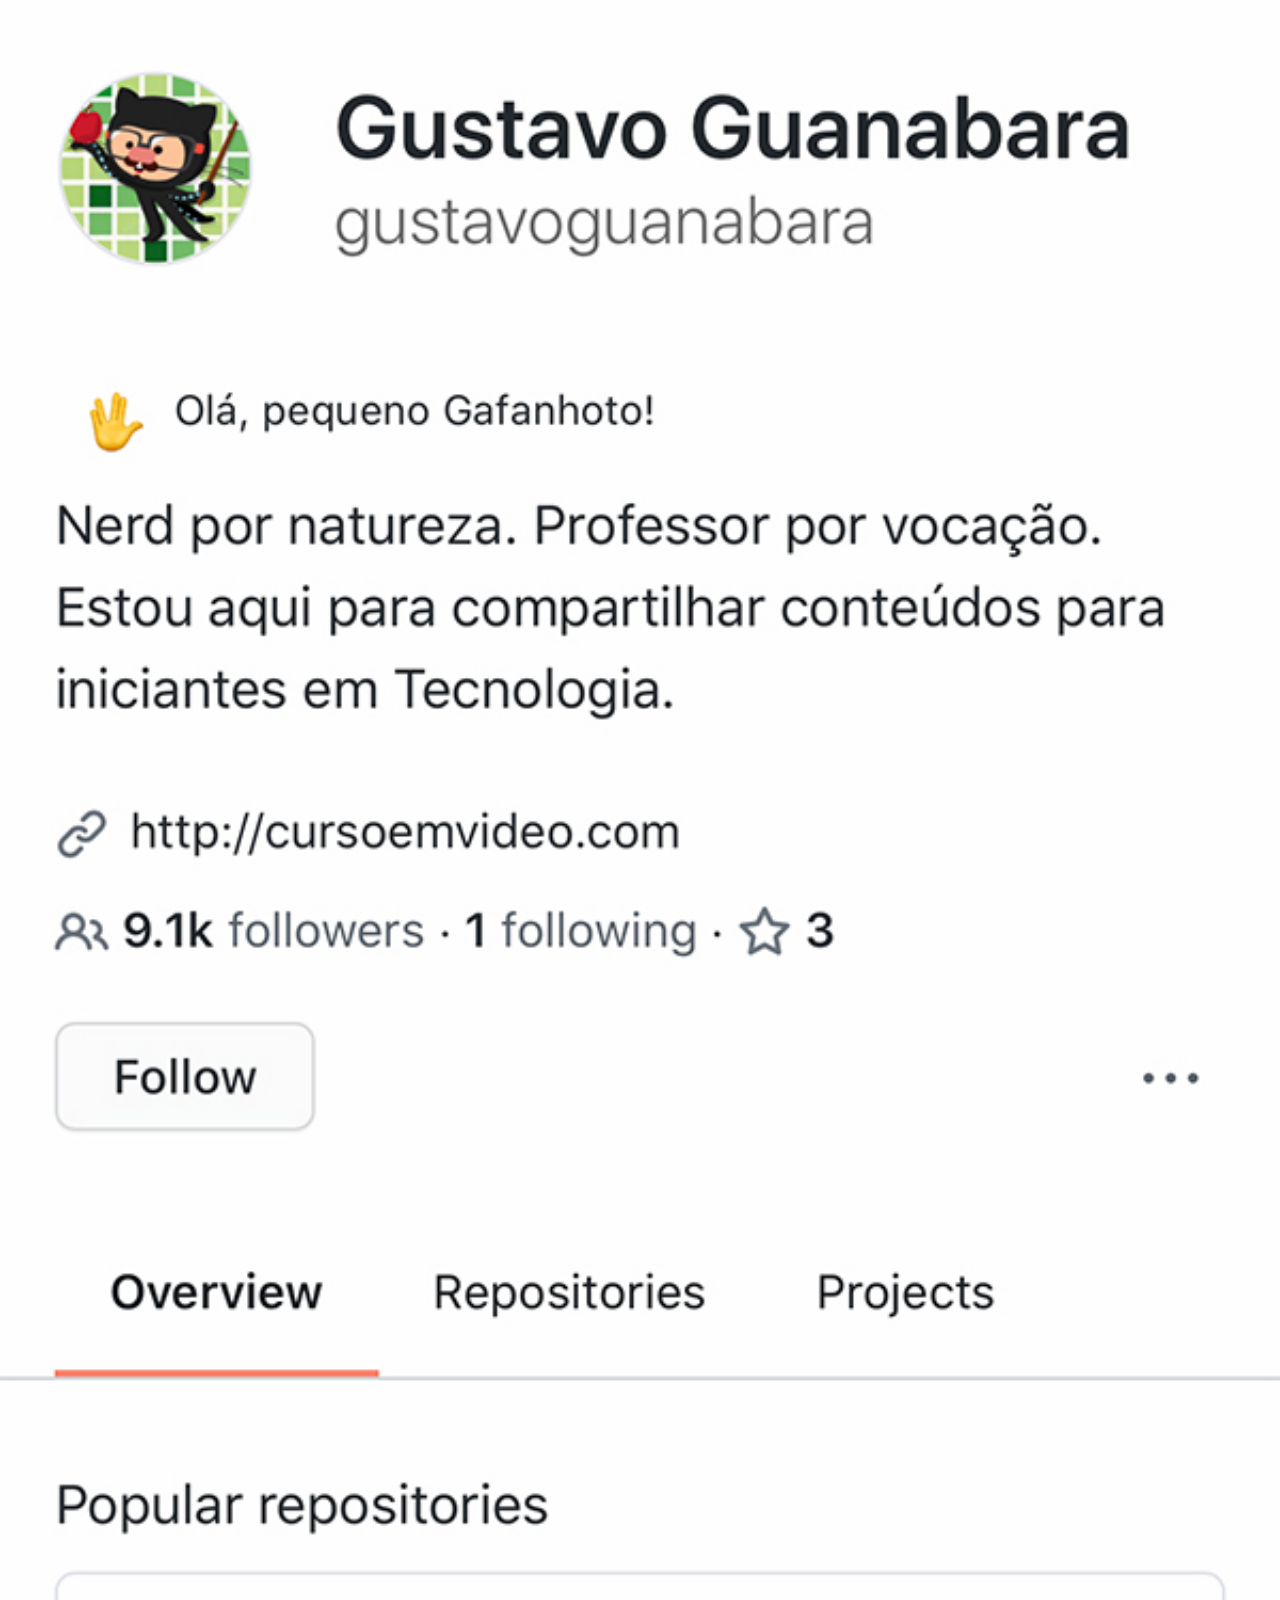
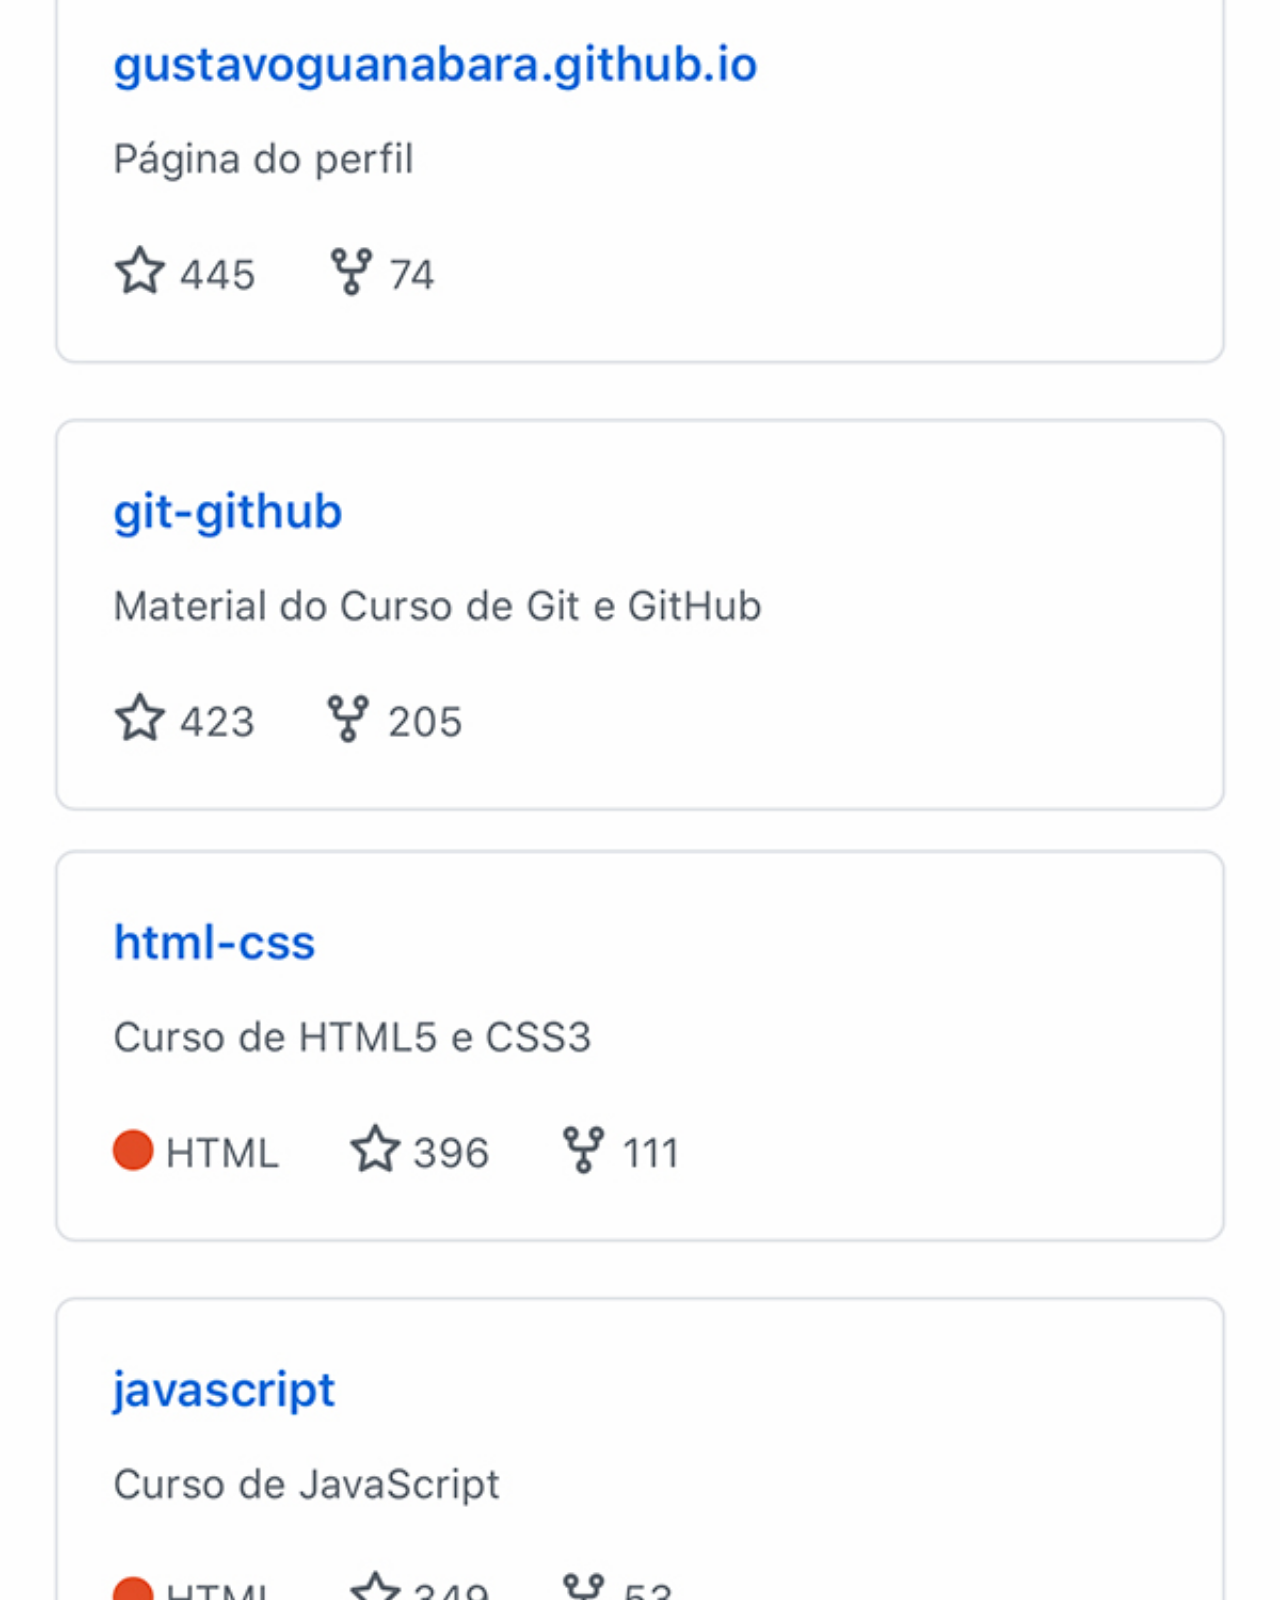
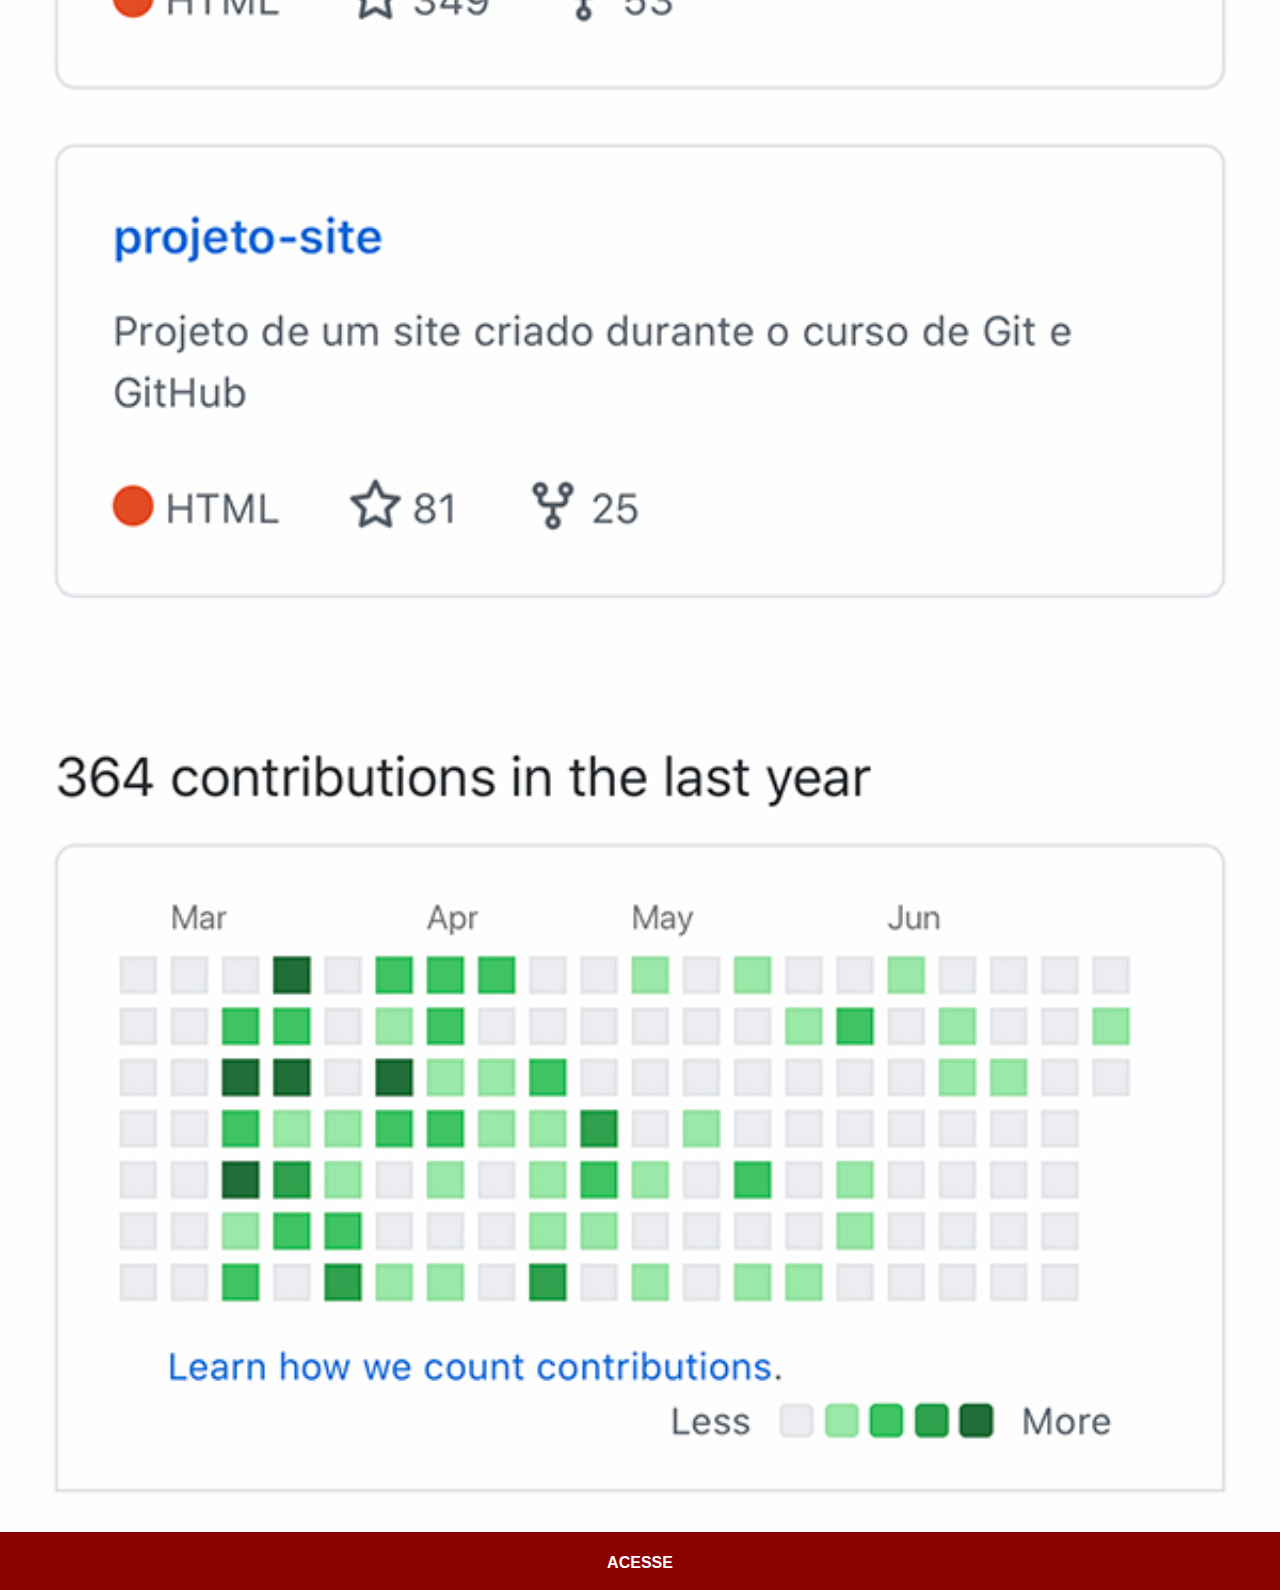
<file: github.html>
<!DOCTYPE html>
<html lang="pt-br">
<head>
    <meta charset="UTF-8">
    <meta name="viewport" content="width=device-width, initial-scale=1.0">
    <title>GitHub</title>
    <link rel="stylesheet" href="estilos/social.css">
</head>
<body>
    <img src="imagens/tela-github.jpg" alt="Tela do Github">
    <a href="https://github.com/gustavoguanabara" target="_blank">ACESSE</a>
</body>
</html>
</file>
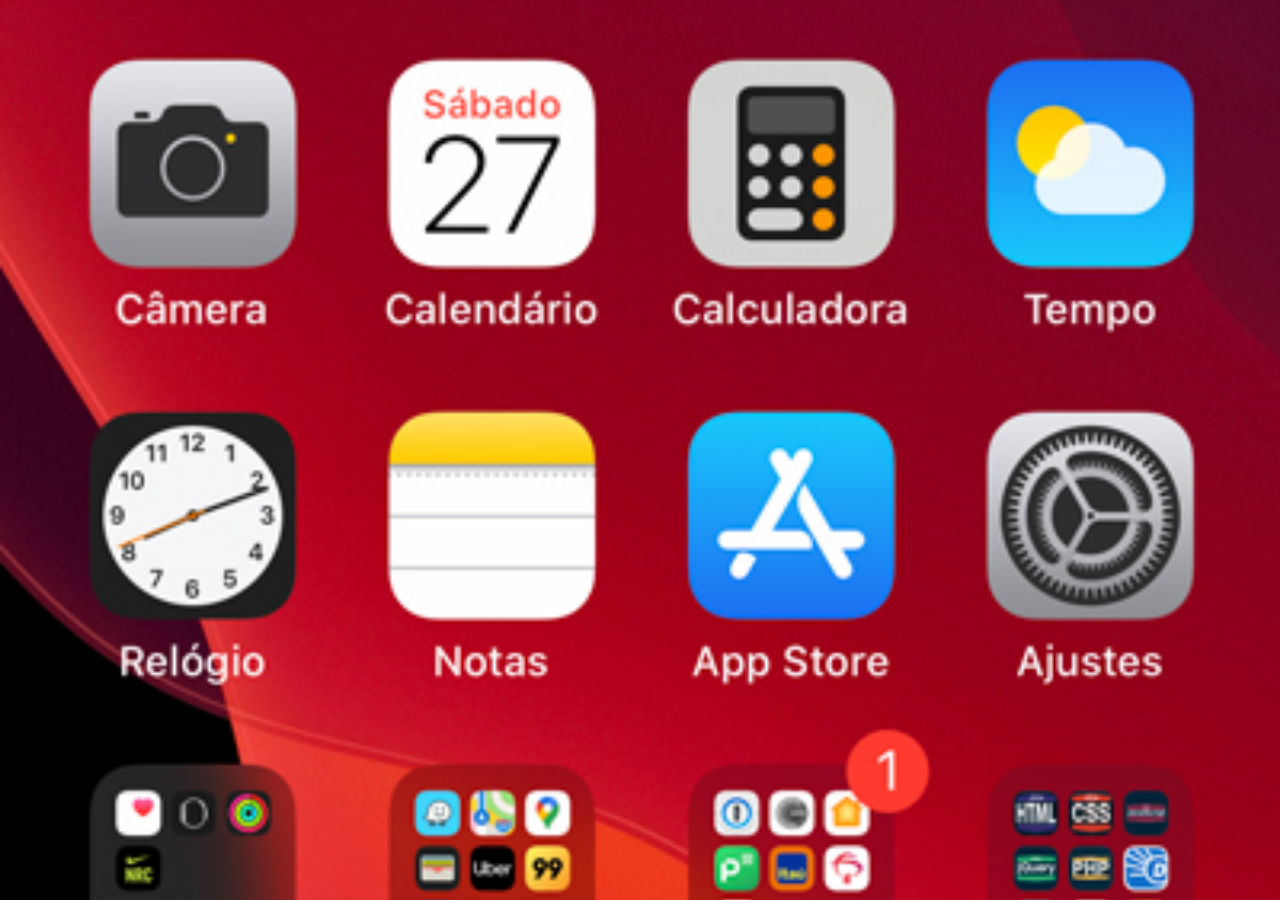
<file: home.html>
<!DOCTYPE html>
<html lang="pt-br">
<head>
    <meta charset="UTF-8">
    <meta name="viewport" content="width=device-width, initial-scale=1.0">
    <title>Document</title>
    <style>
        * {
            margin: 0;
            padding: 0;
        }

        body {
            height: 100vh;
            width: 100vw;
            background: black url('imagens/tela-home.jpg') no-repeat top center;
            background-size: cover;
        }
    </style>

</head>
<body>
    
</body>
</html>
</file>
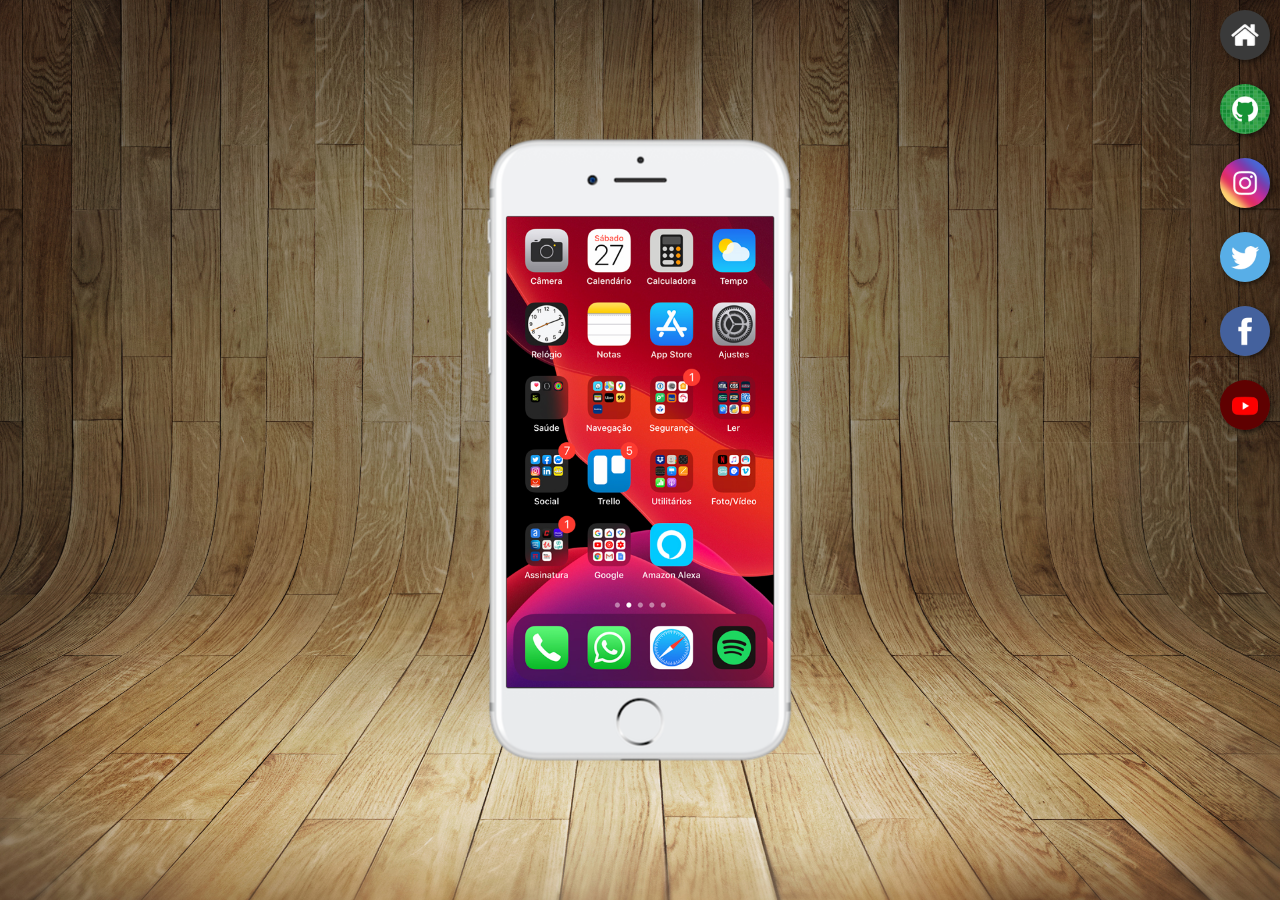
<file: index2.html>
<!DOCTYPE html>
<html lang="en">
<head>
    <meta charset="UTF-8">
    <meta name="viewport" content="width=device-width, initial-scale=1.0">
    <title>Projeto Redes Sociais </title>
    <link rel="shortcut icon" href="favicon.ico" type="image/x-icon">
    <link rel="stylesheet" href="estilos/style.css">
</head>
<body>
    <main>
        <section id="telefone">
            <iframe src="home.html" frameborder="0" name="tela" id="tela">
                Seu navegador não é compativel com isso.
            </iframe>
        </section>
        <section id="redes-sociais">
            <a href="home.html" target="tela"> <img src="imagens/logo-home.jpg" alt=""></a><br>
            <a href="github.html" target="tela"> <img src="imagens/logo-github.jpg" alt=""></a><br>
            <a href="instagram.html" target="tela"> <img src="imagens/logo-instagram.jpg" alt=""></a><br>
            <a href="twitter.html" target="tela"> <img src="imagens/logo-twitter.jpg" alt=""></a><br>
            <a href="#" target="tela"> <img src="imagens/logo-facebook.jpg" alt=""></a><br>
            <a href="youtube.html" target="tela"> <img src="imagens/logo-youtube.jpg" alt=""></a>
        </section>
    </main>
</body>
</html>
</file>
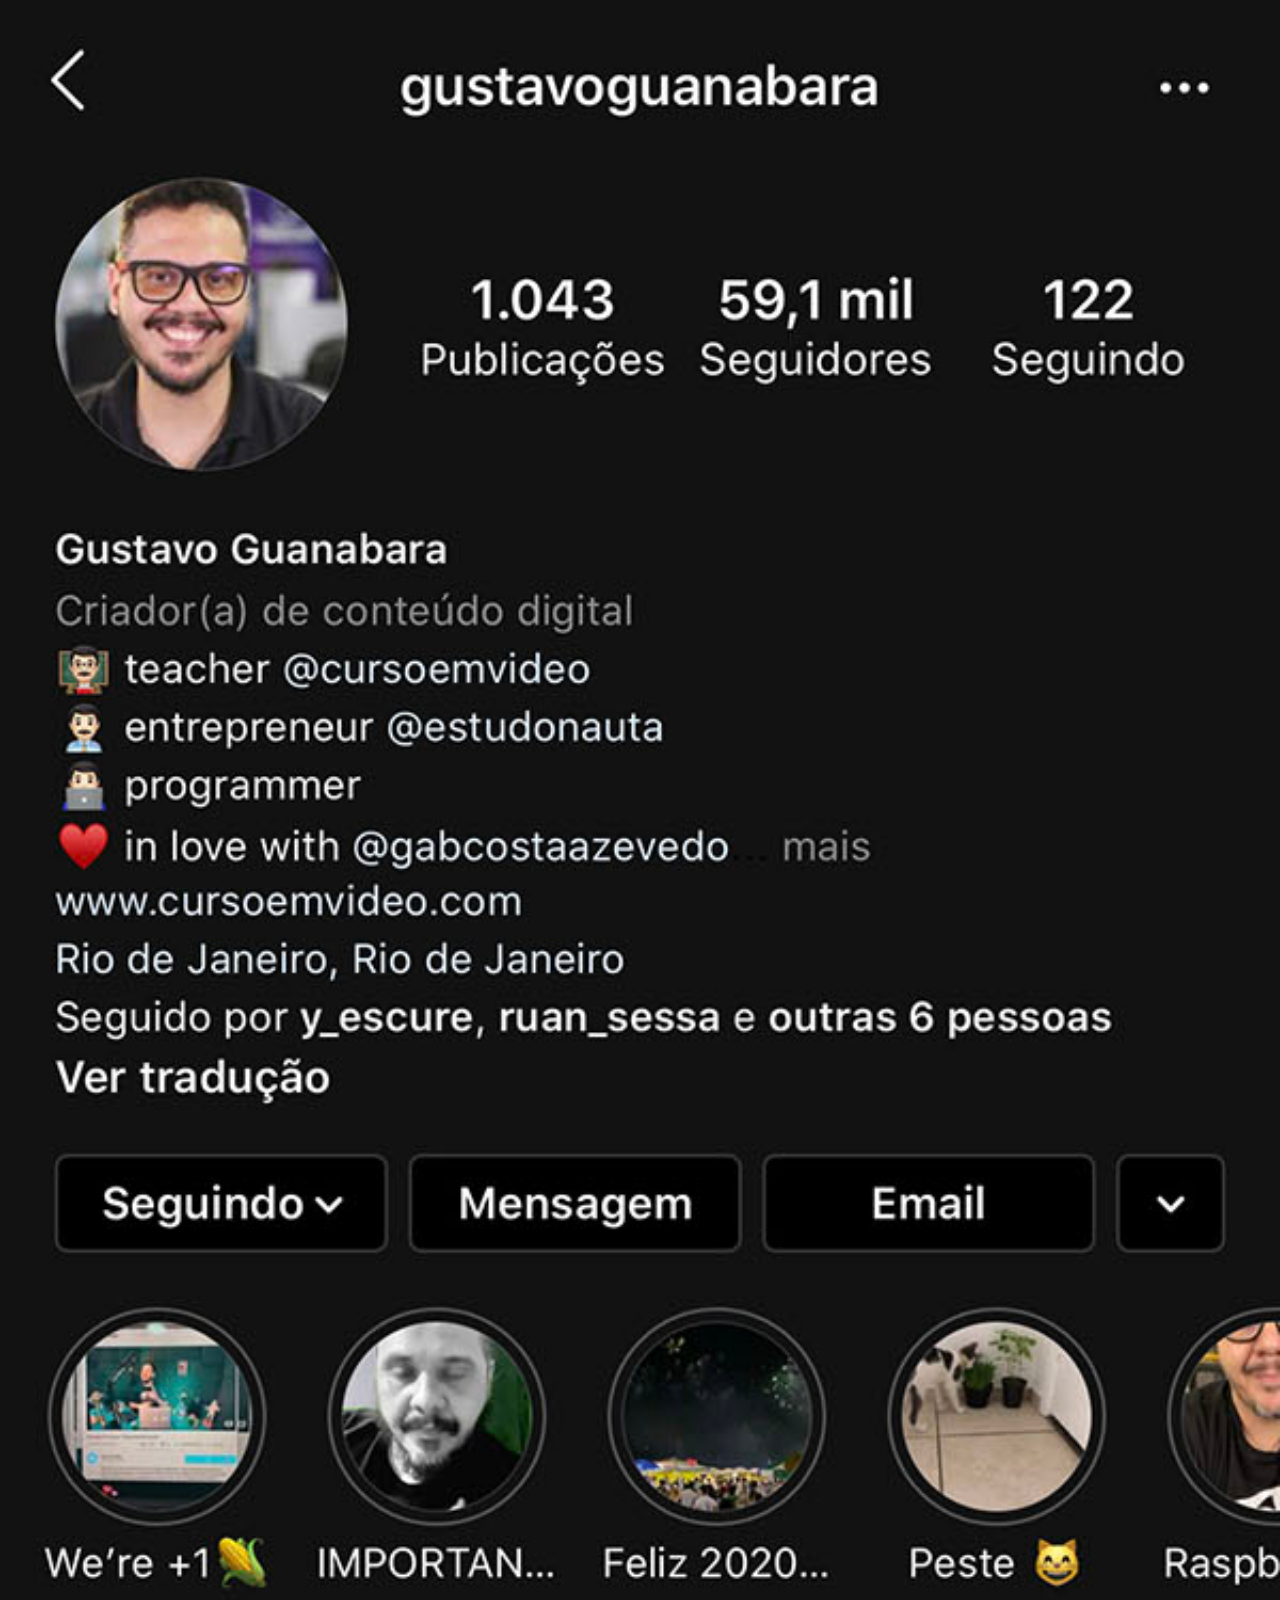
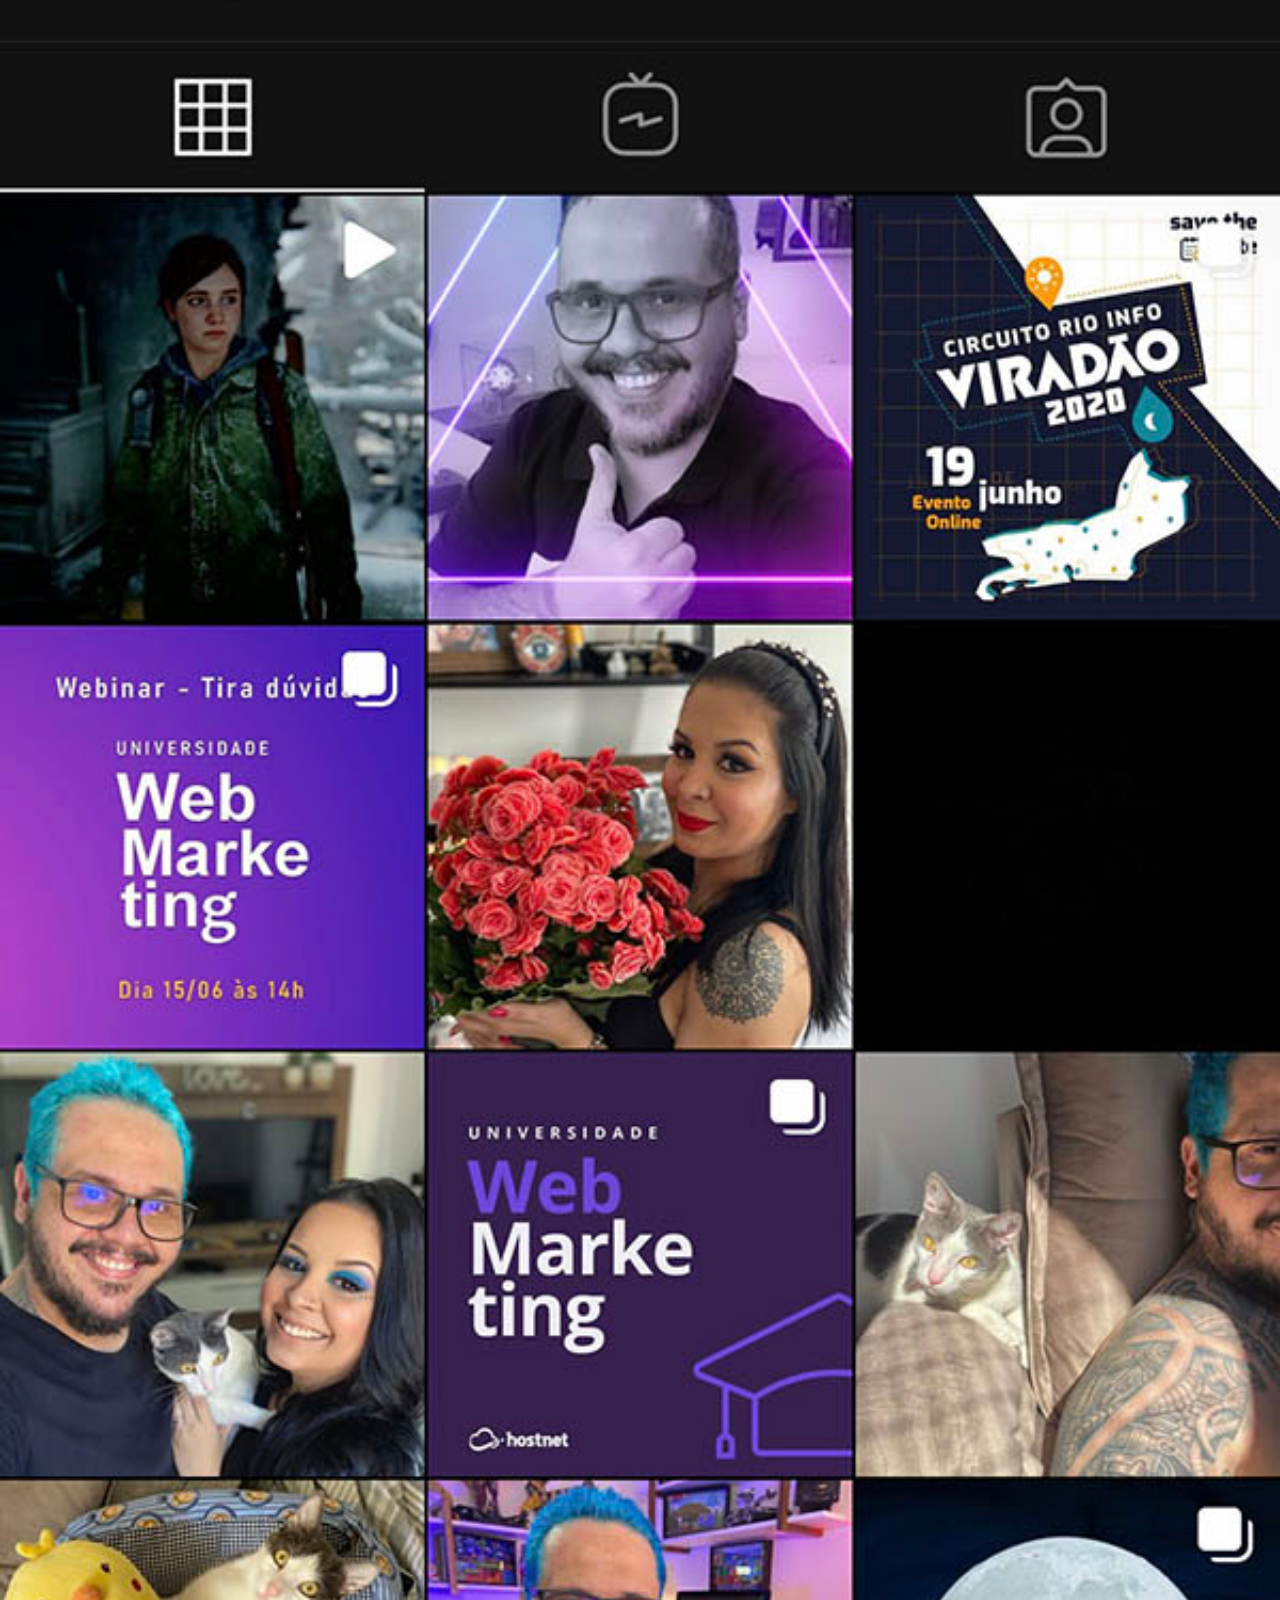
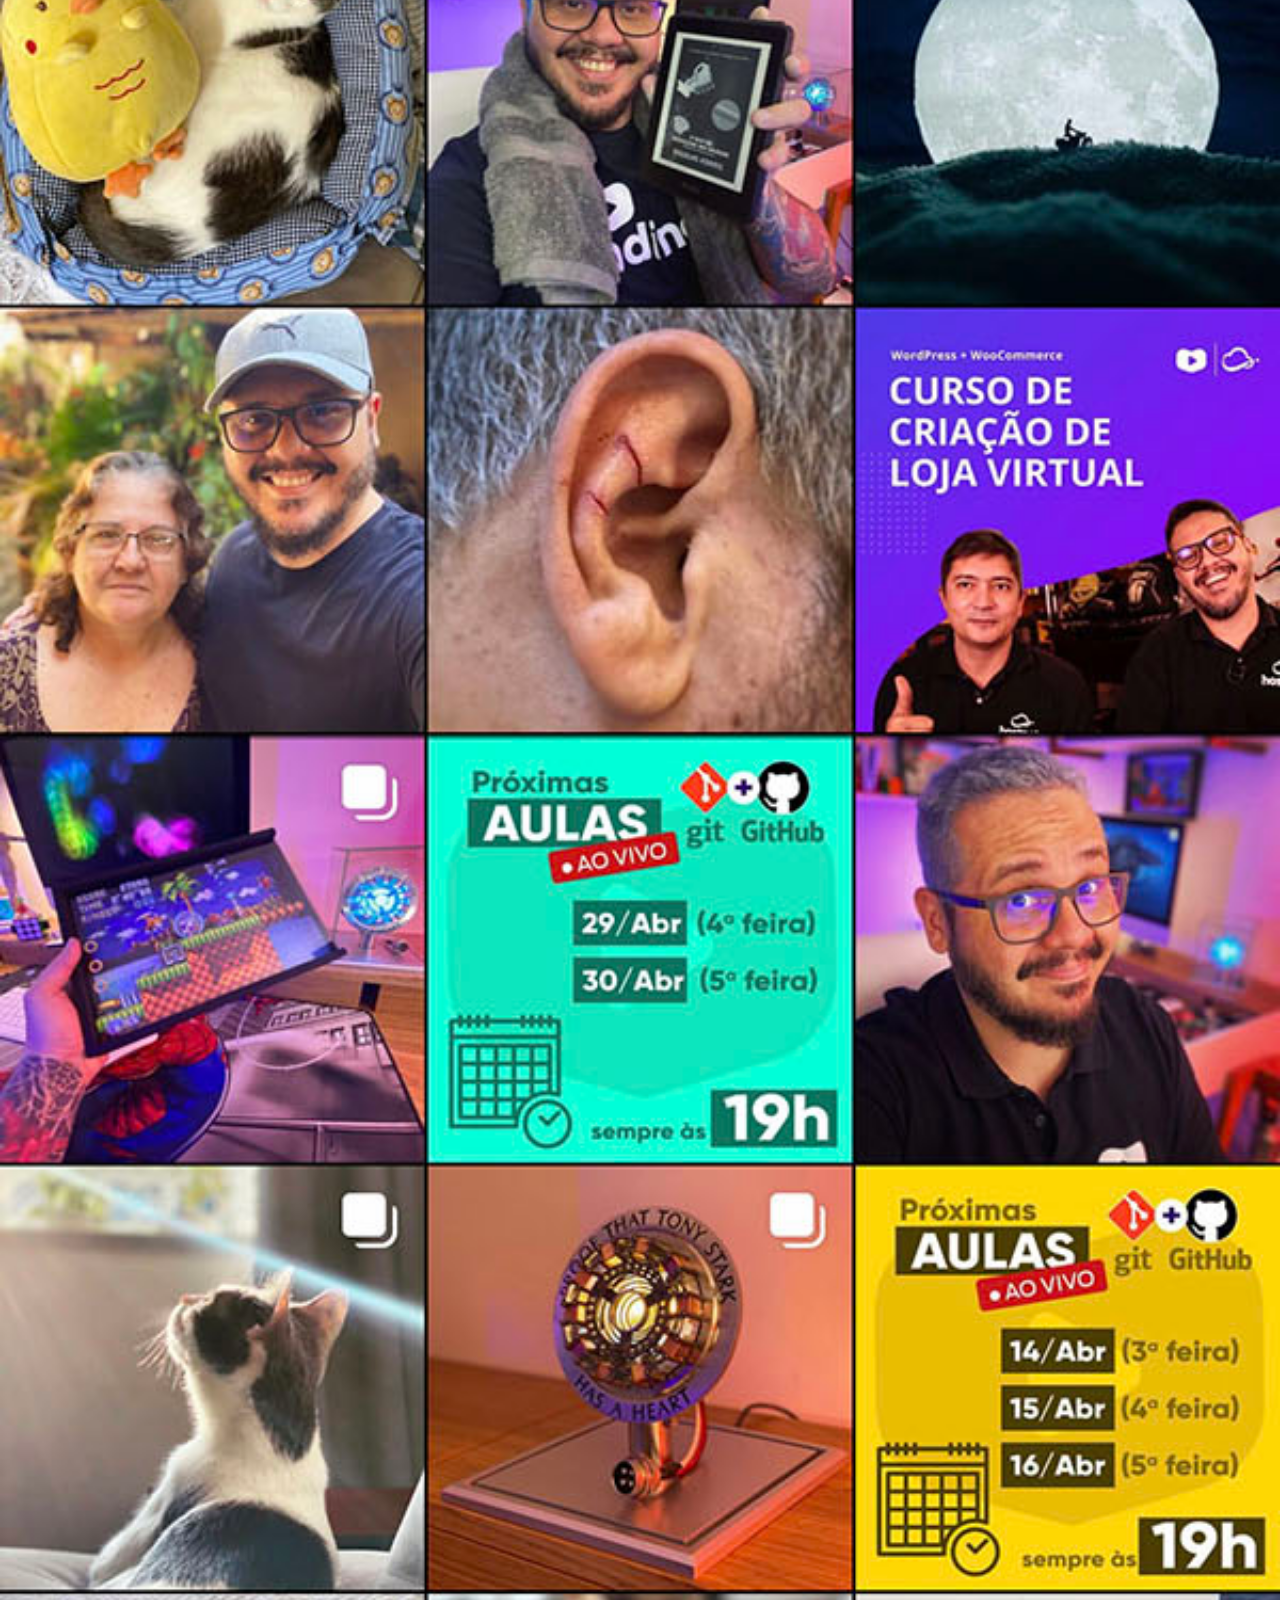
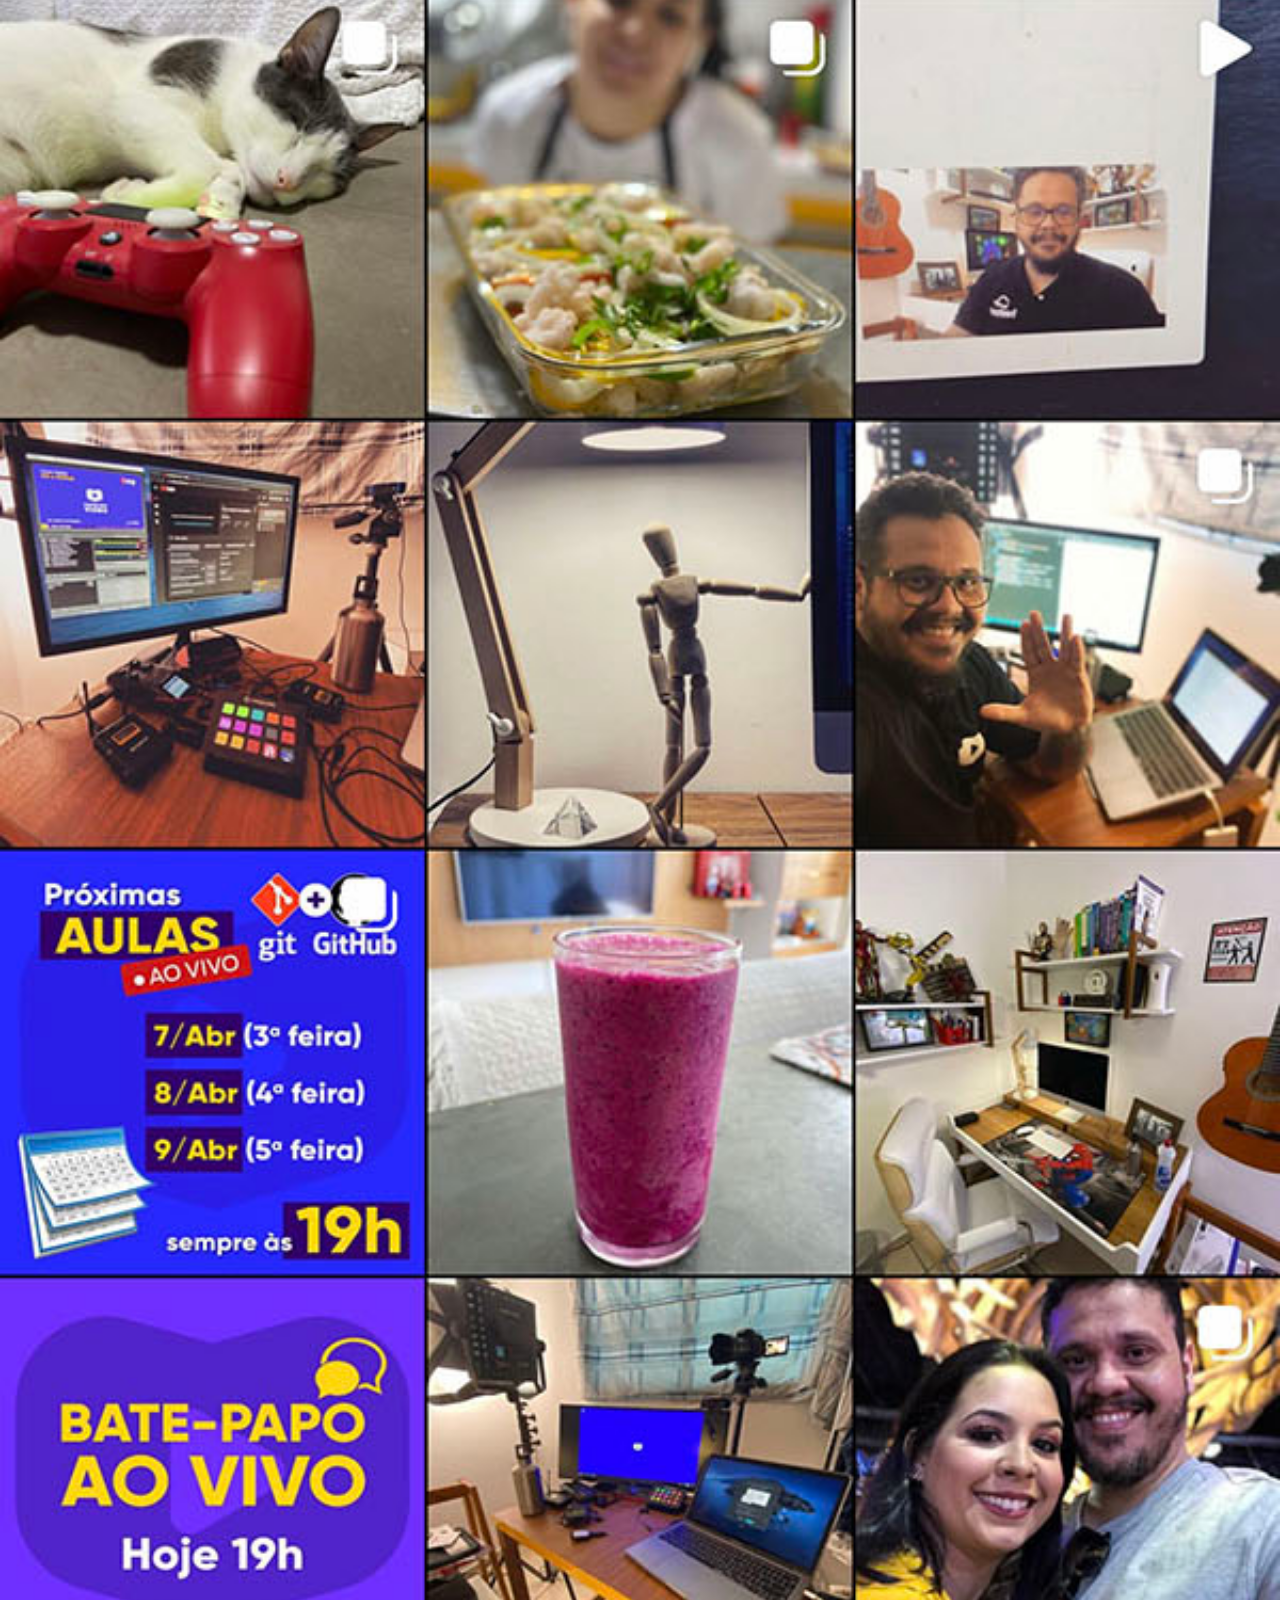
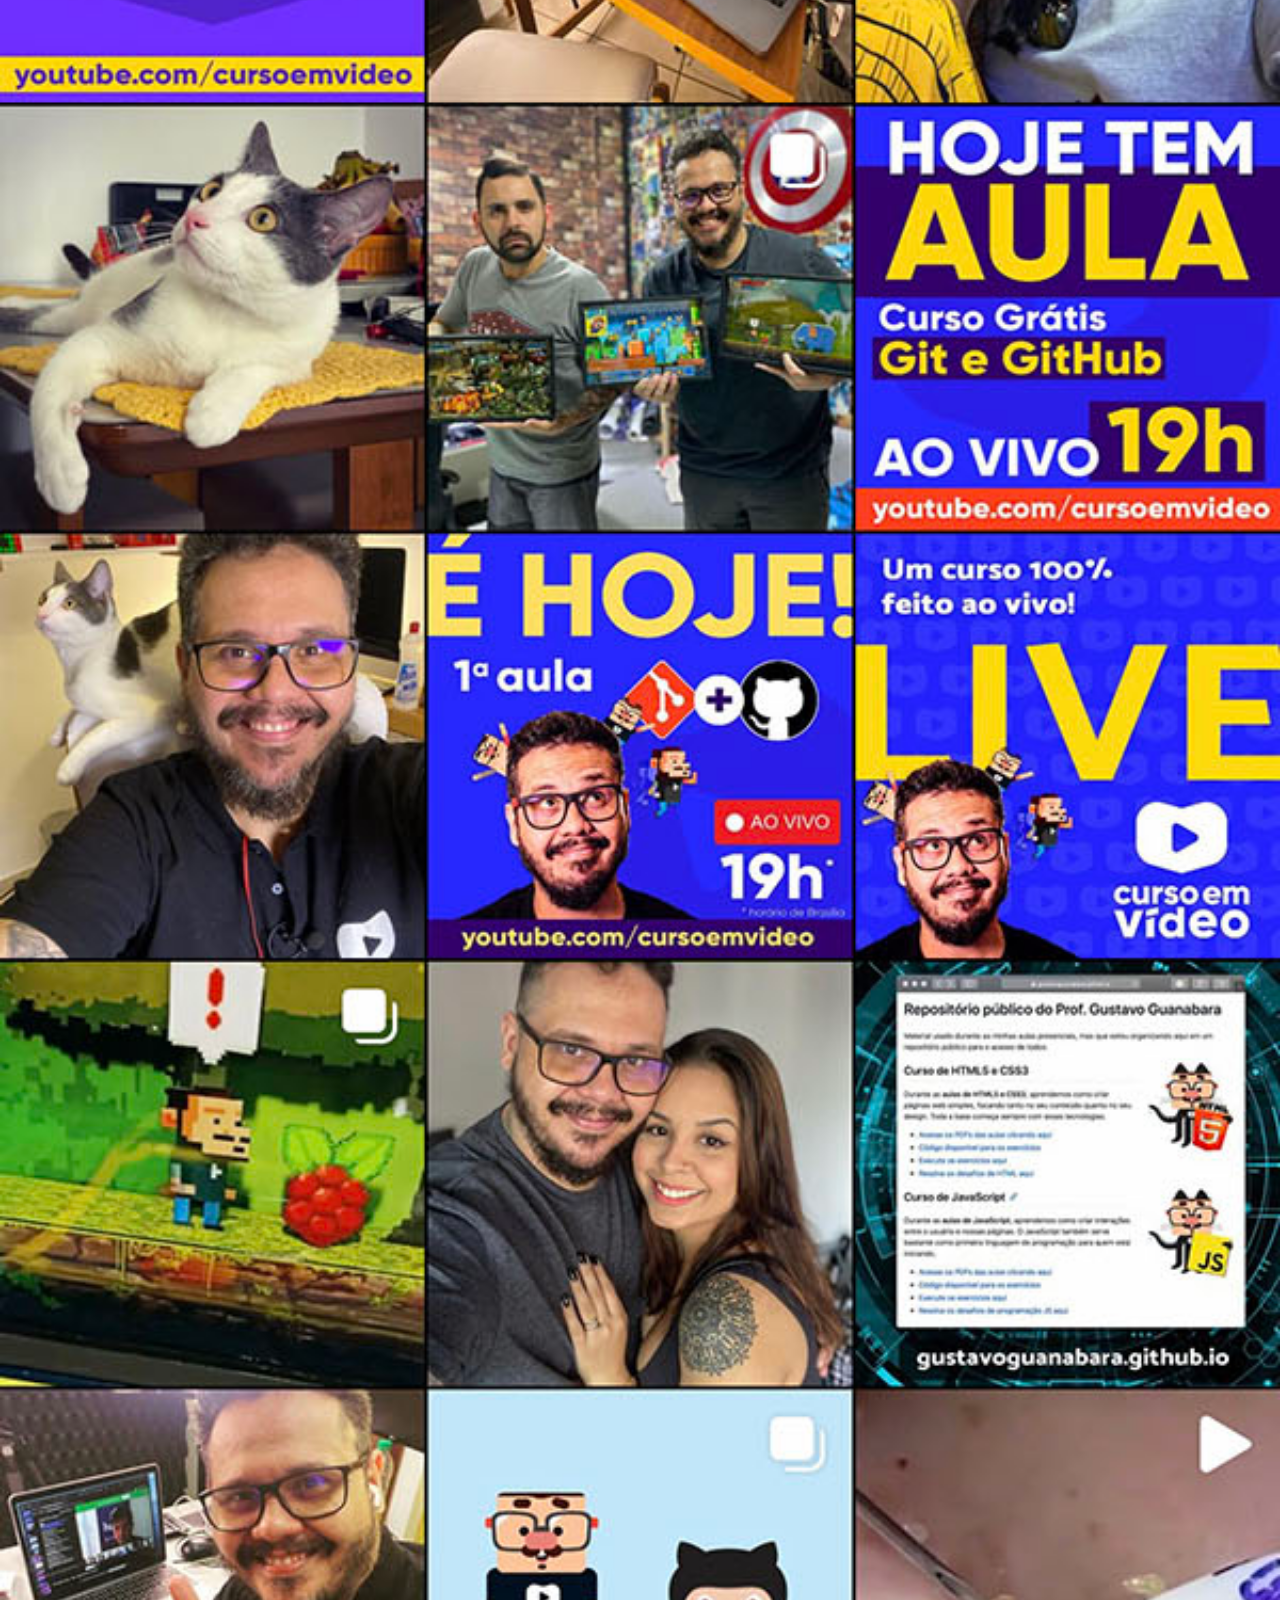
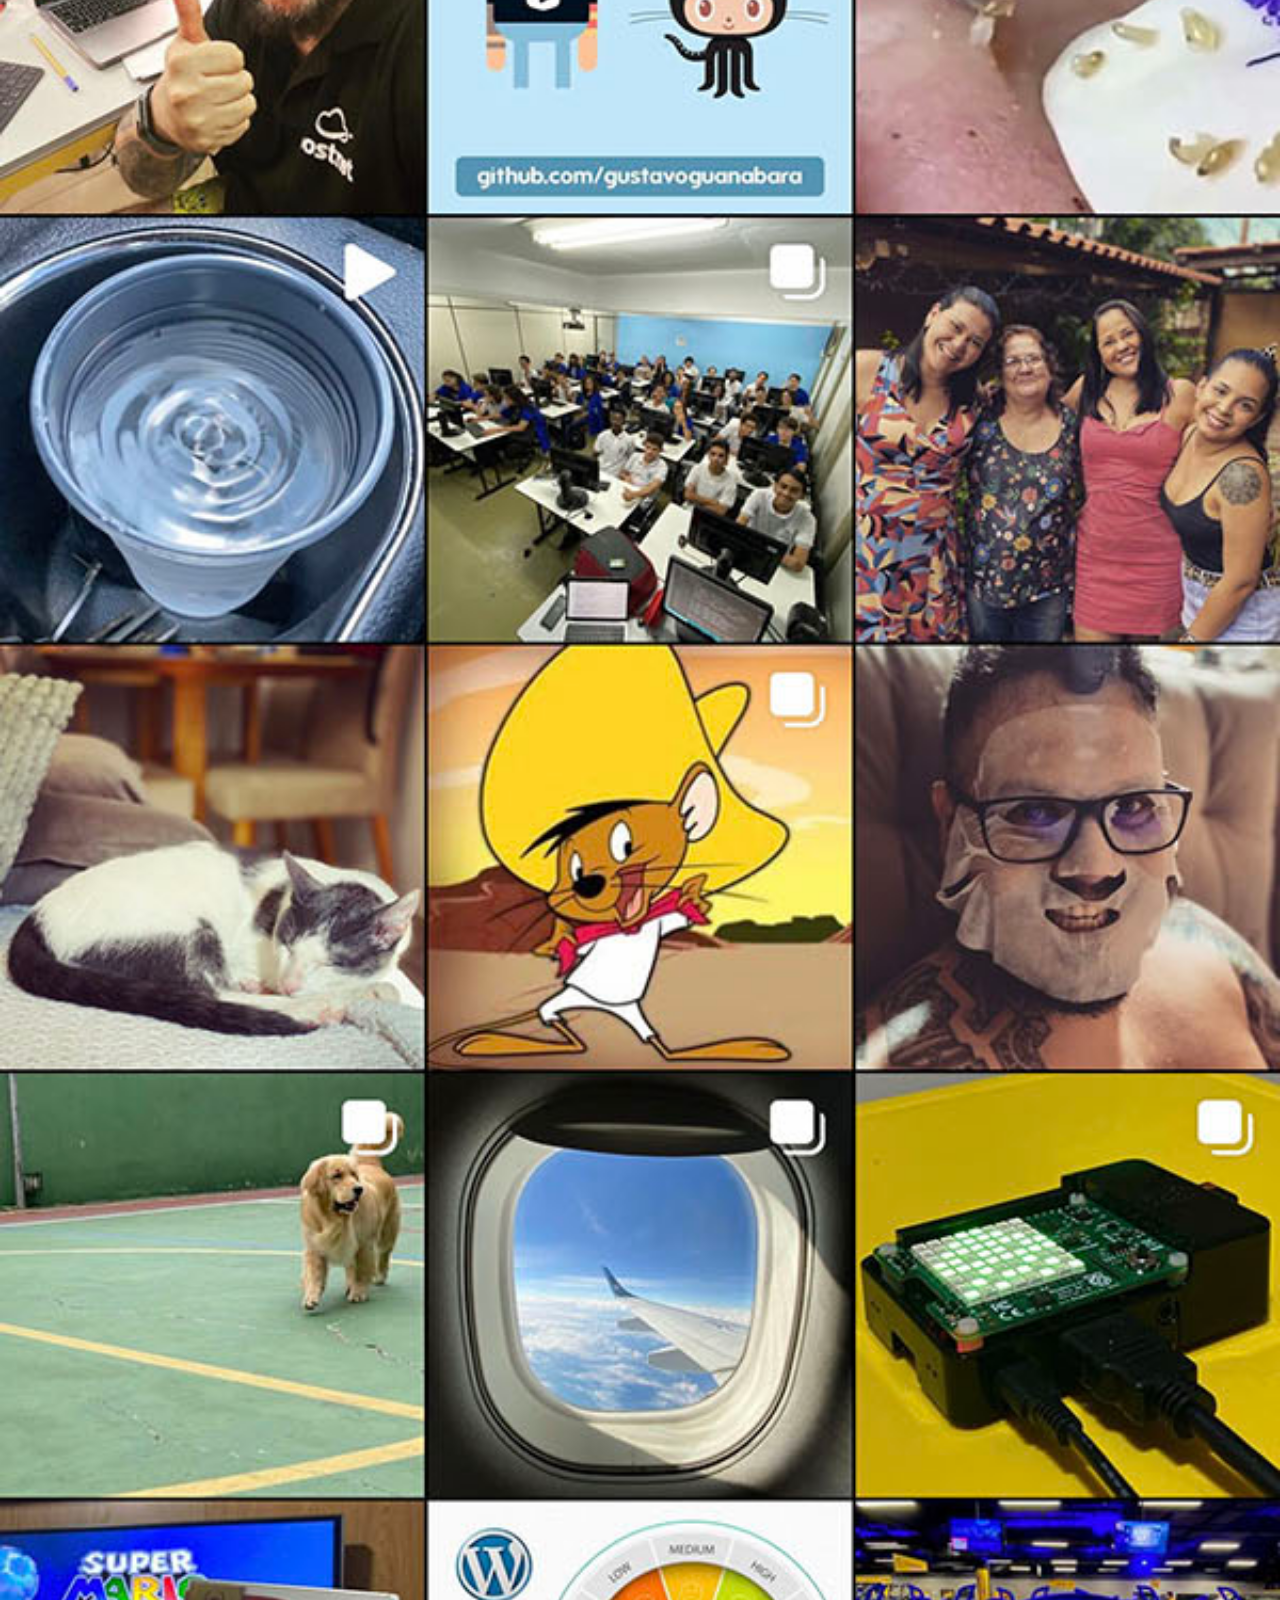
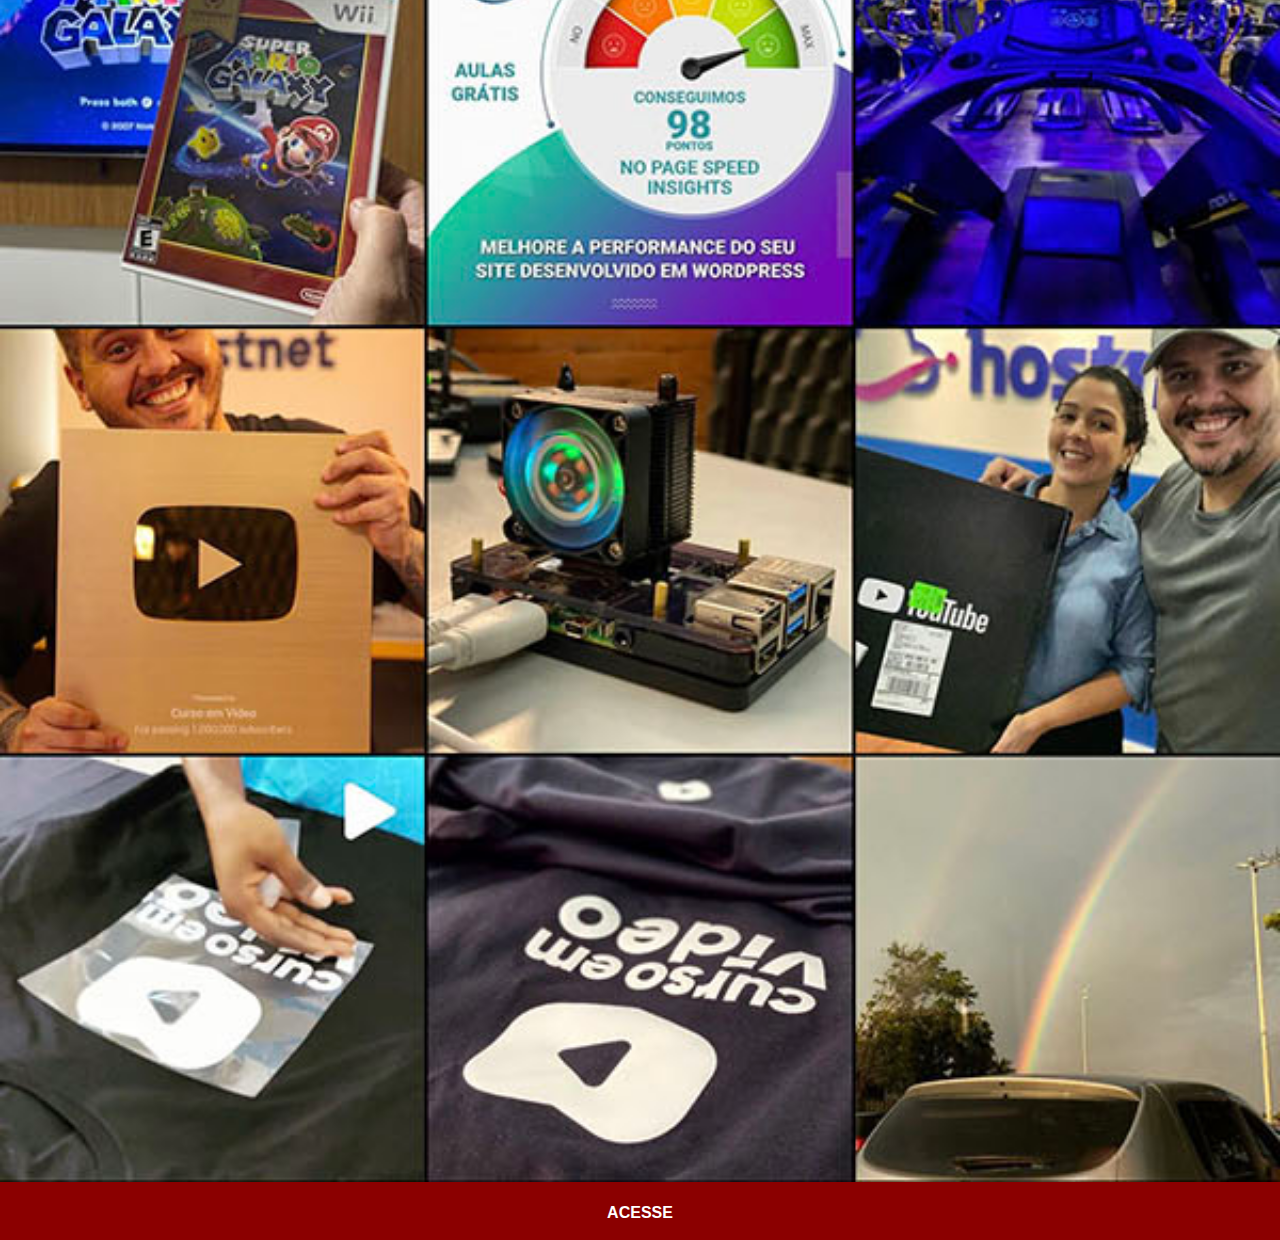
<file: instagram.html>
<!DOCTYPE html>
<html lang="pt-br">
<head>
    <meta charset="UTF-8">
    <meta name="viewport" content="width=device-width, initial-scale=1.0">
    <title>Instagram</title>
    <link rel="stylesheet" href="estilos/social.css">
</head>
<body>
    <img src="imagens/tela-instagram.jpg" alt="Tela do Instagram">
    <a href="https://www.instagram.com/cursoemvideo/" target="_blank">ACESSE
    </a>
    
</body>
</html>
</file>
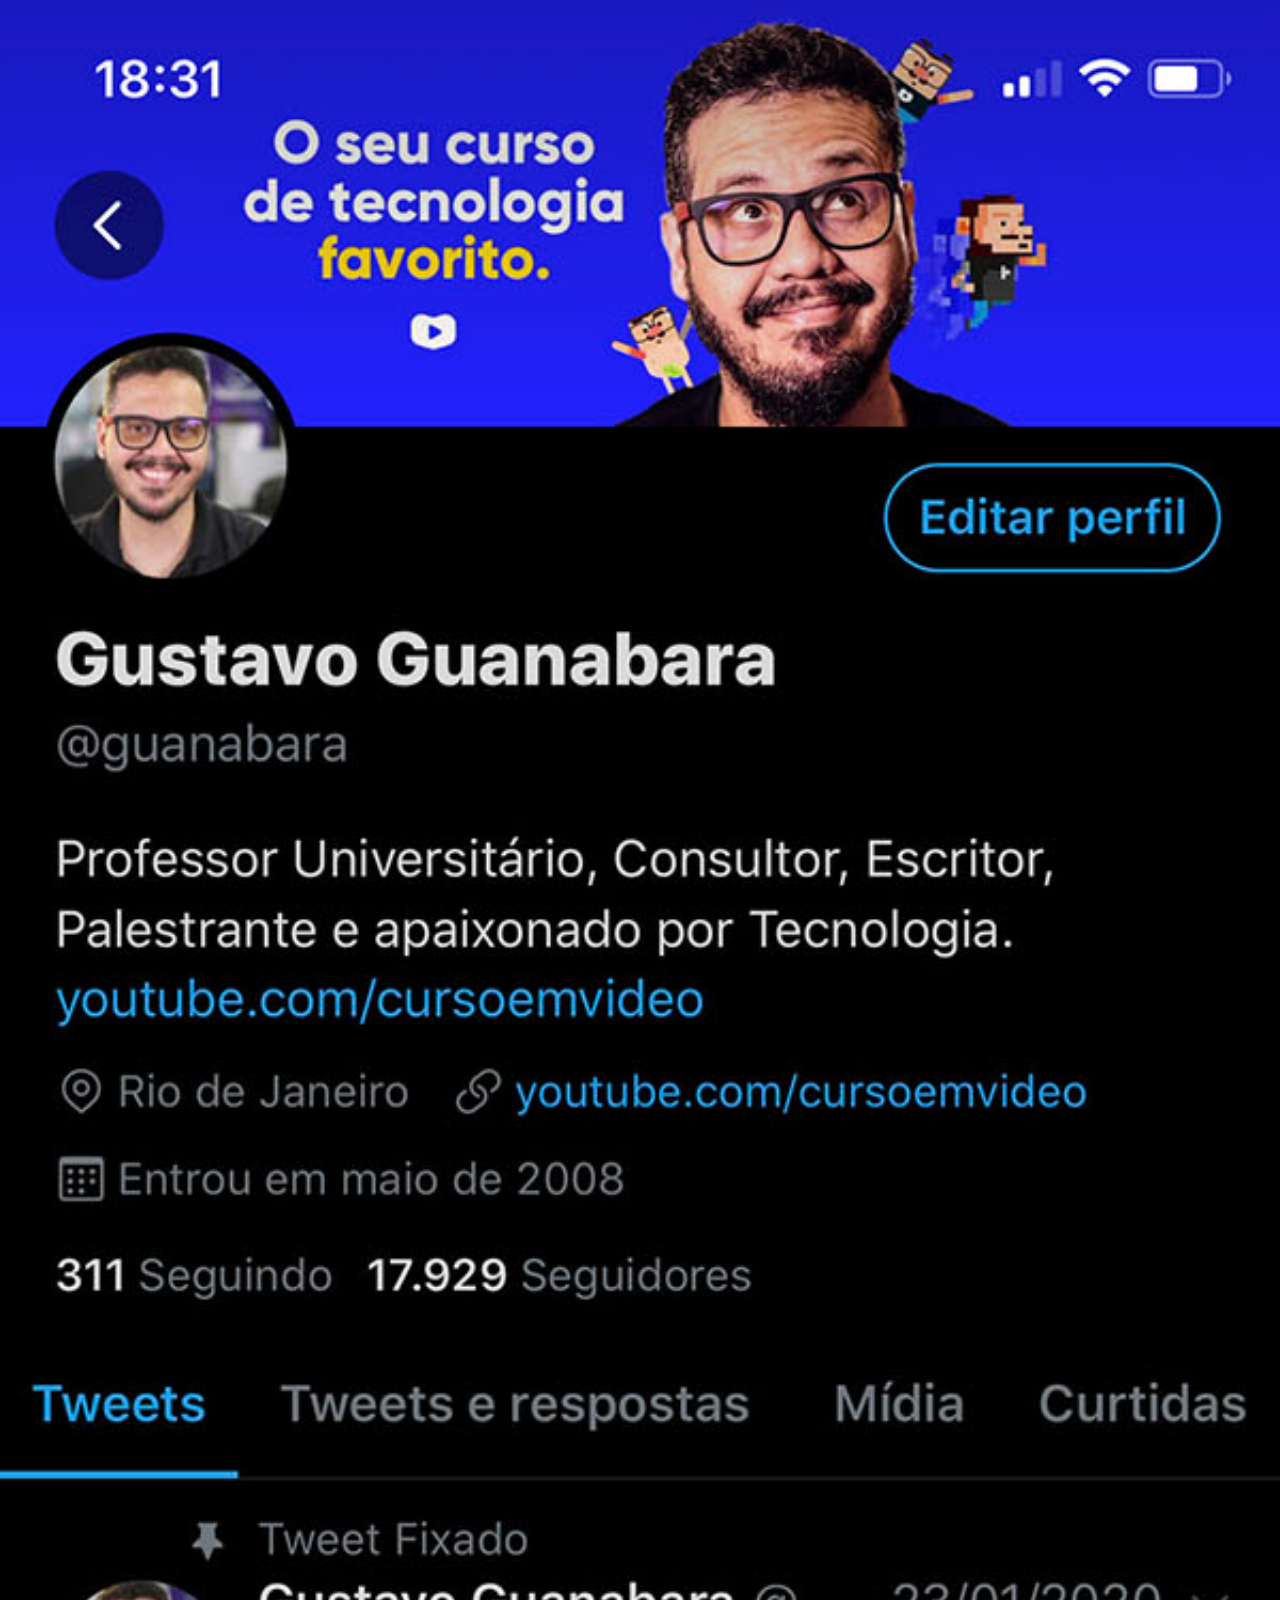
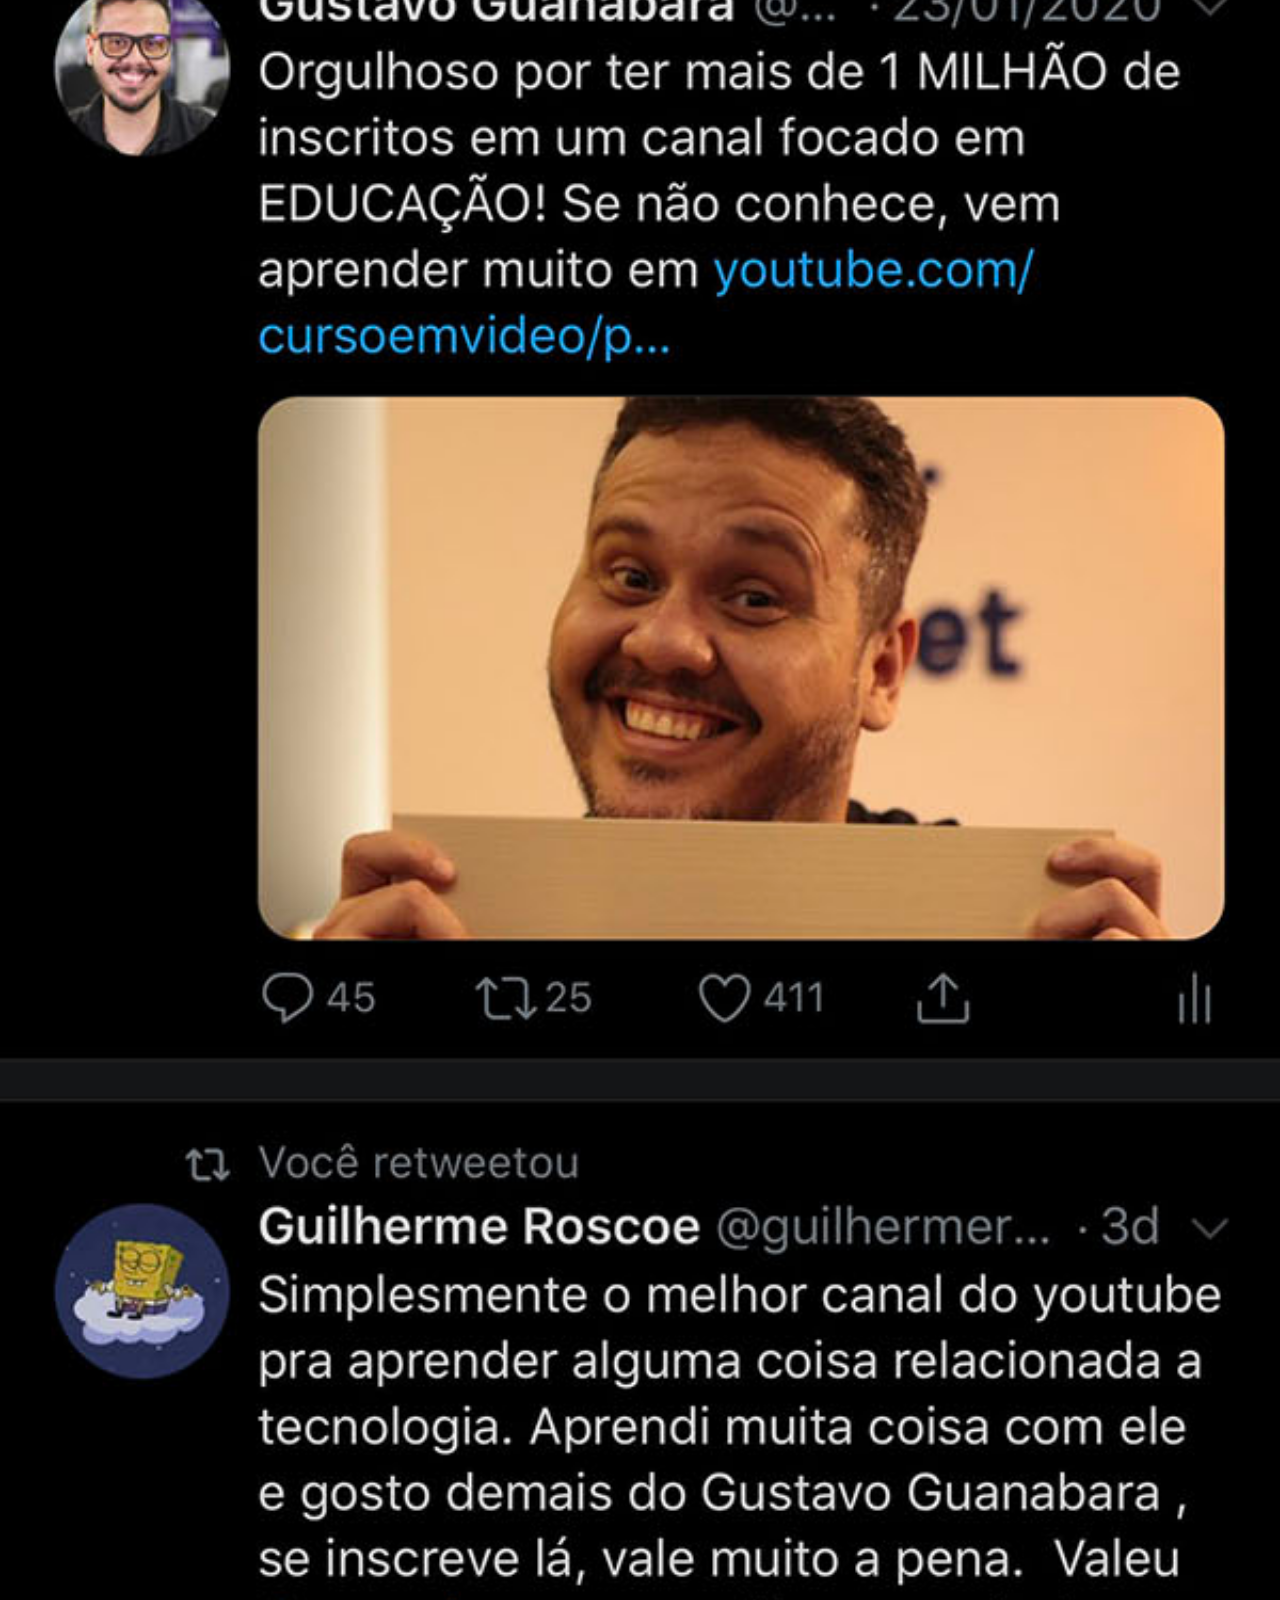
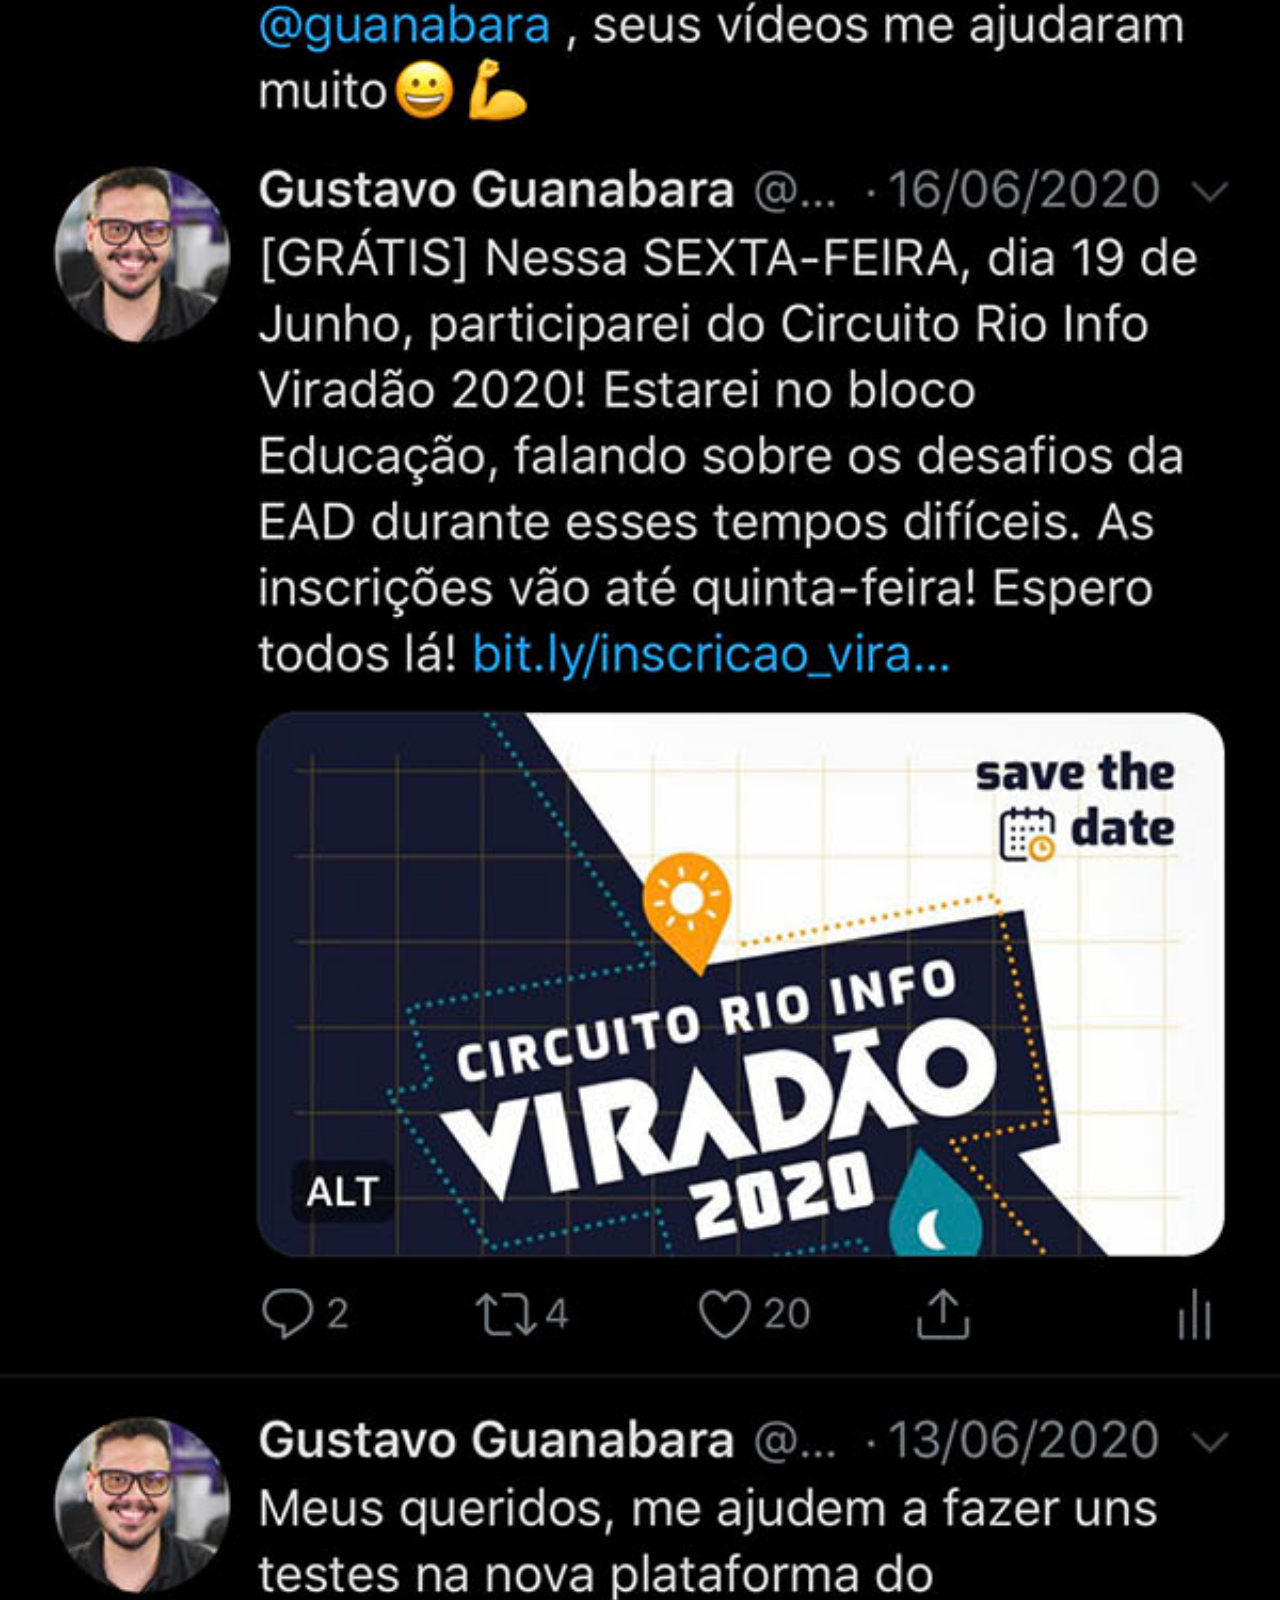
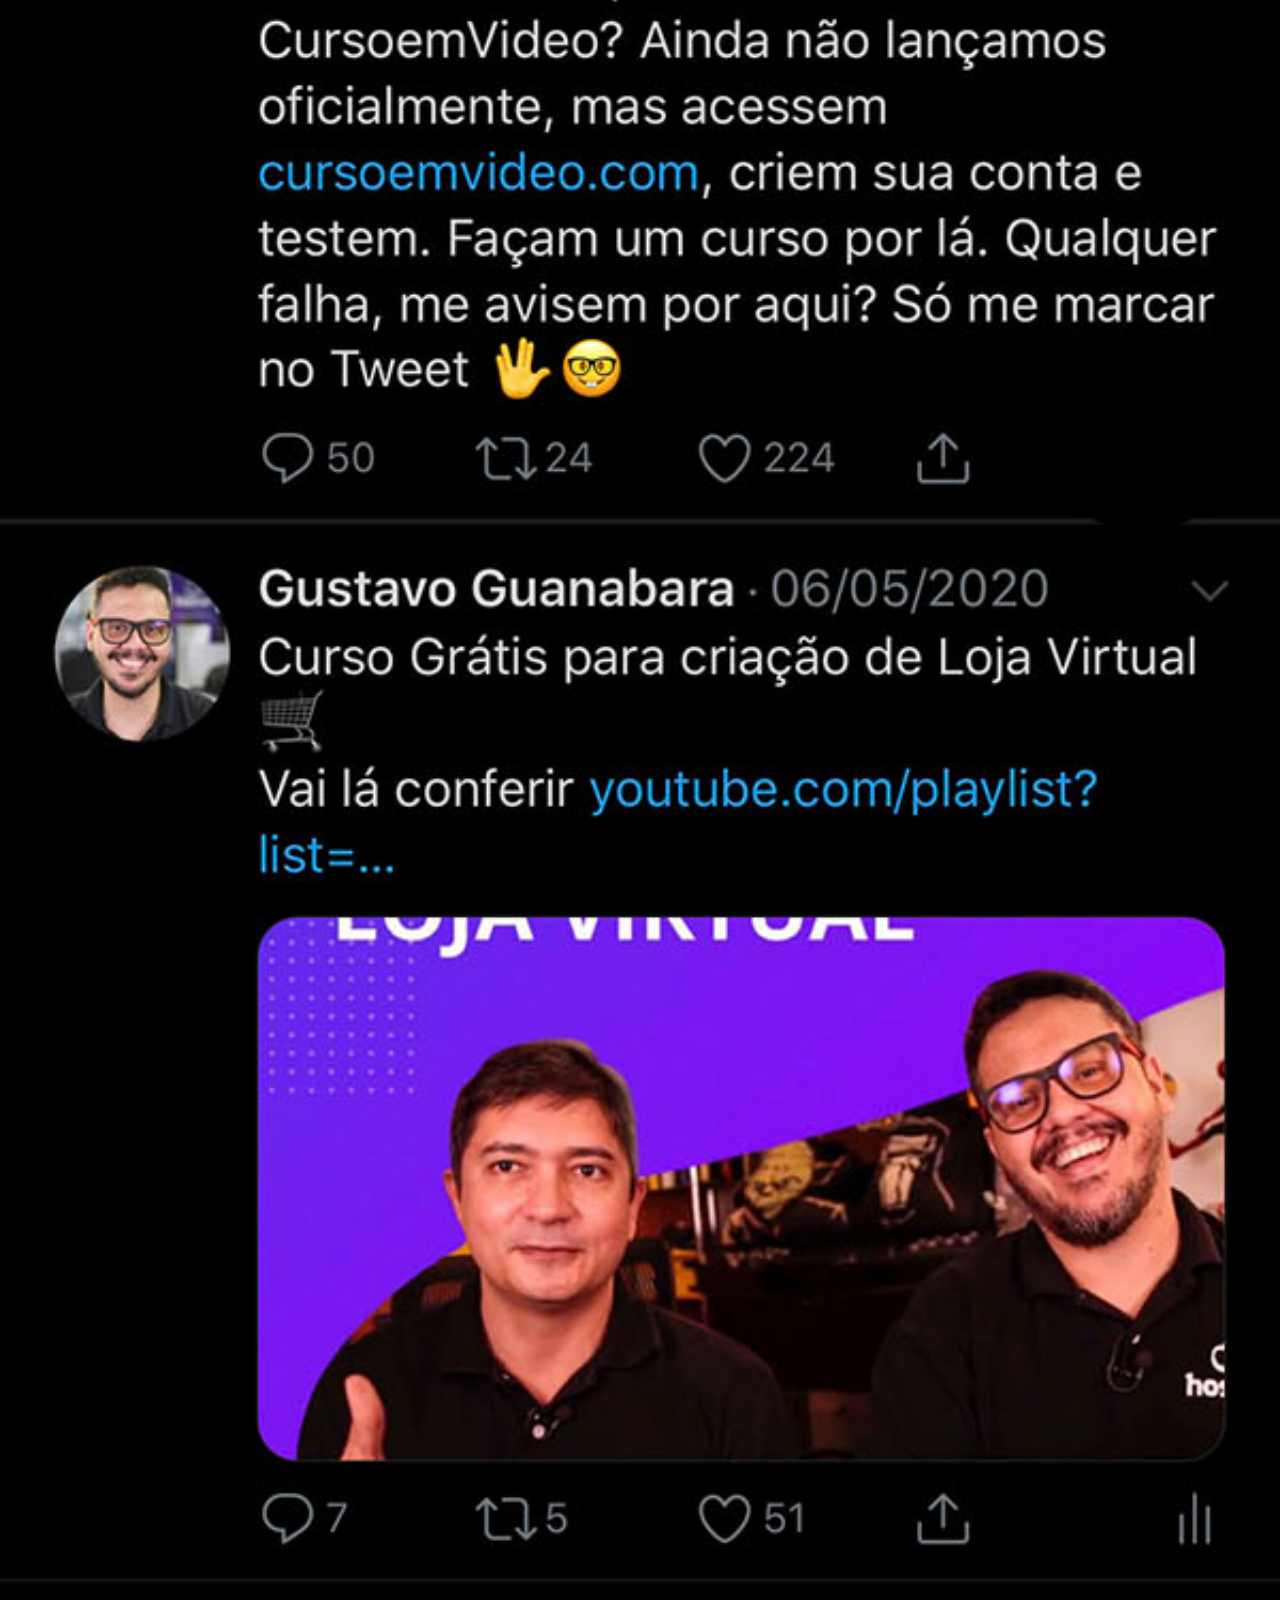
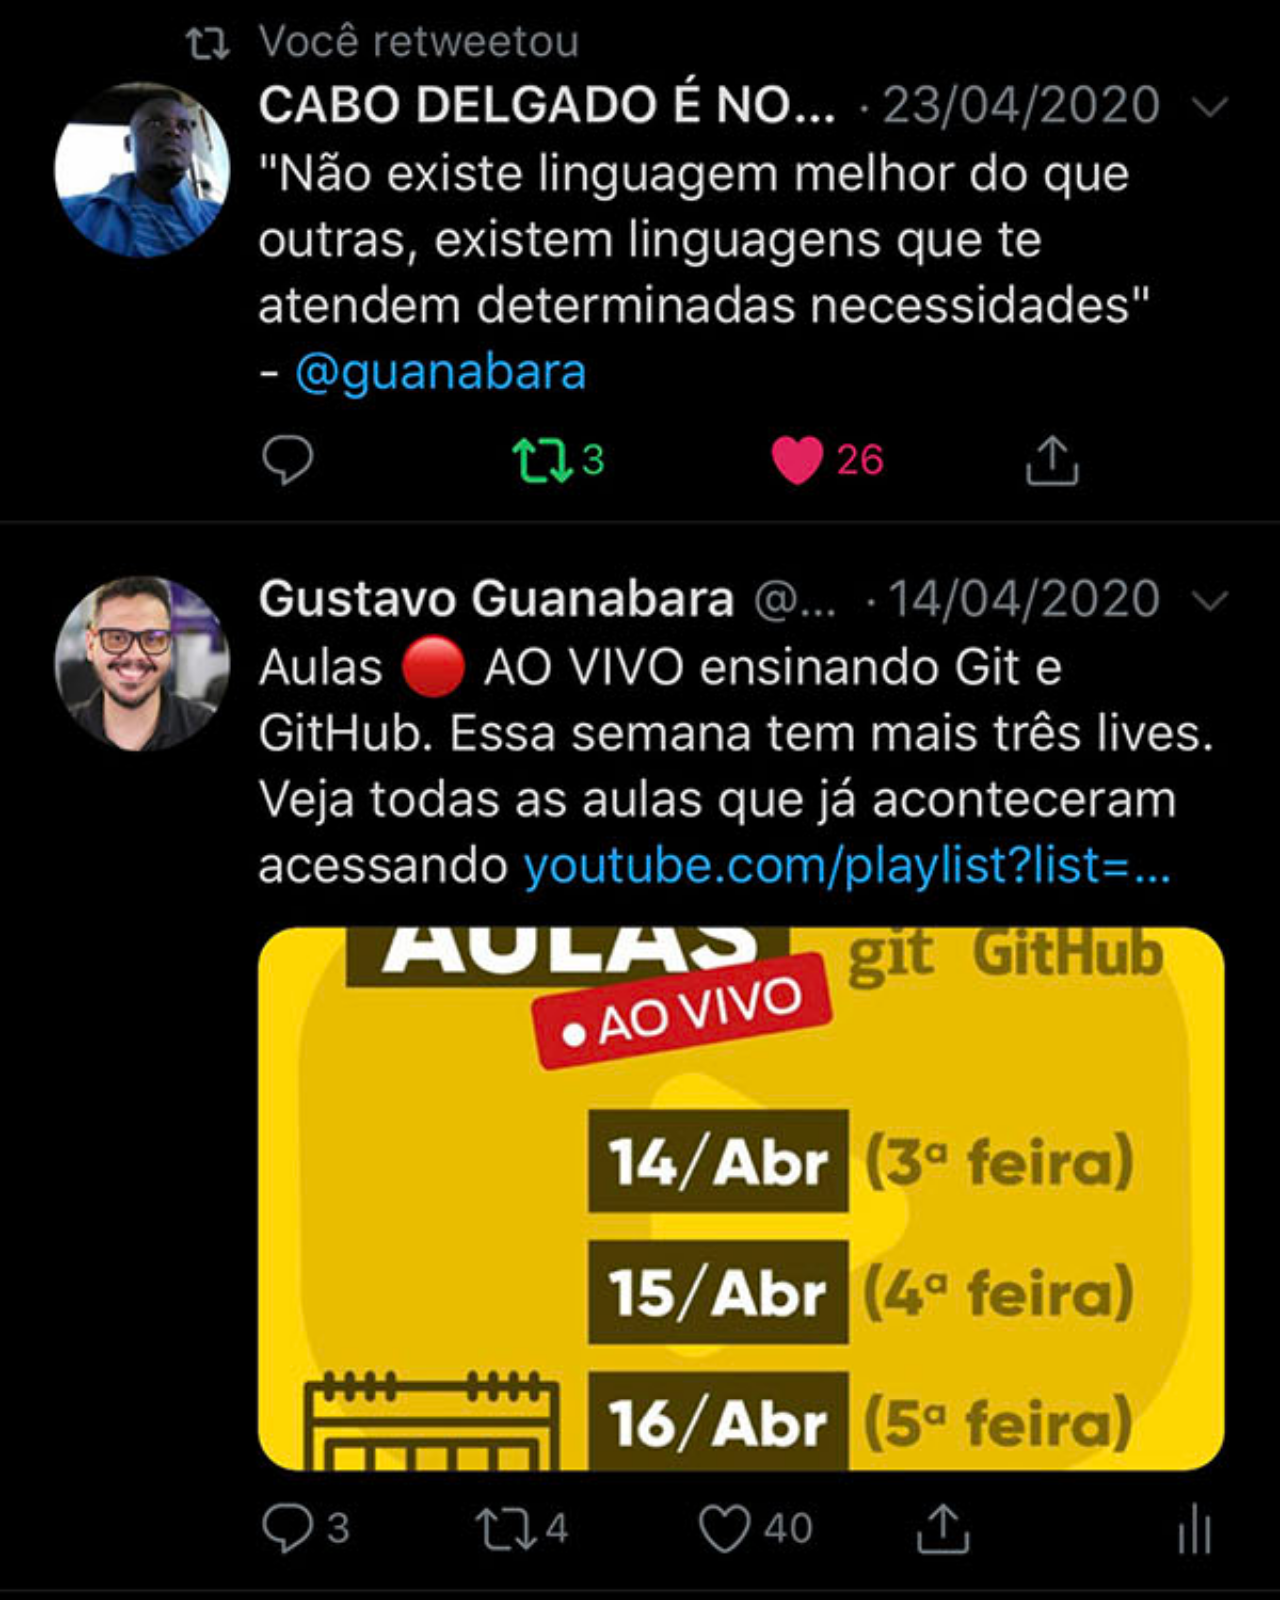
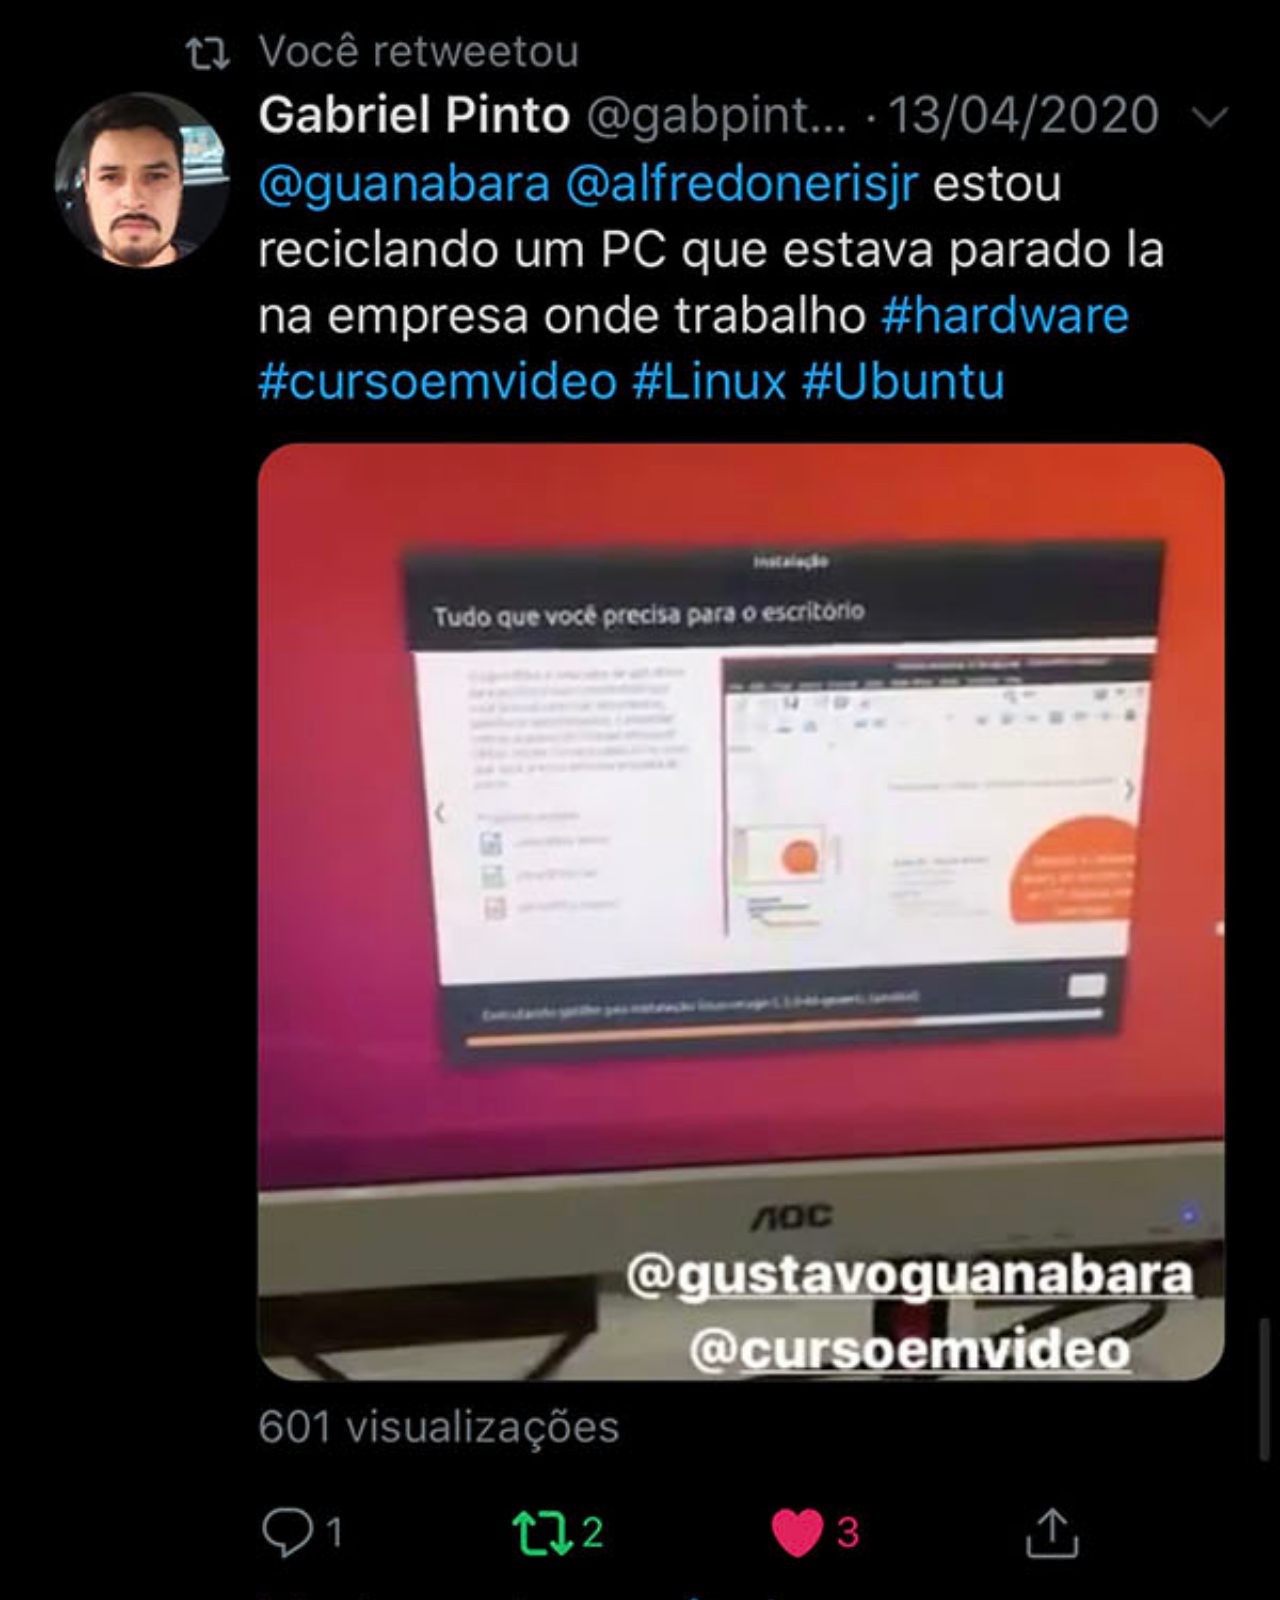
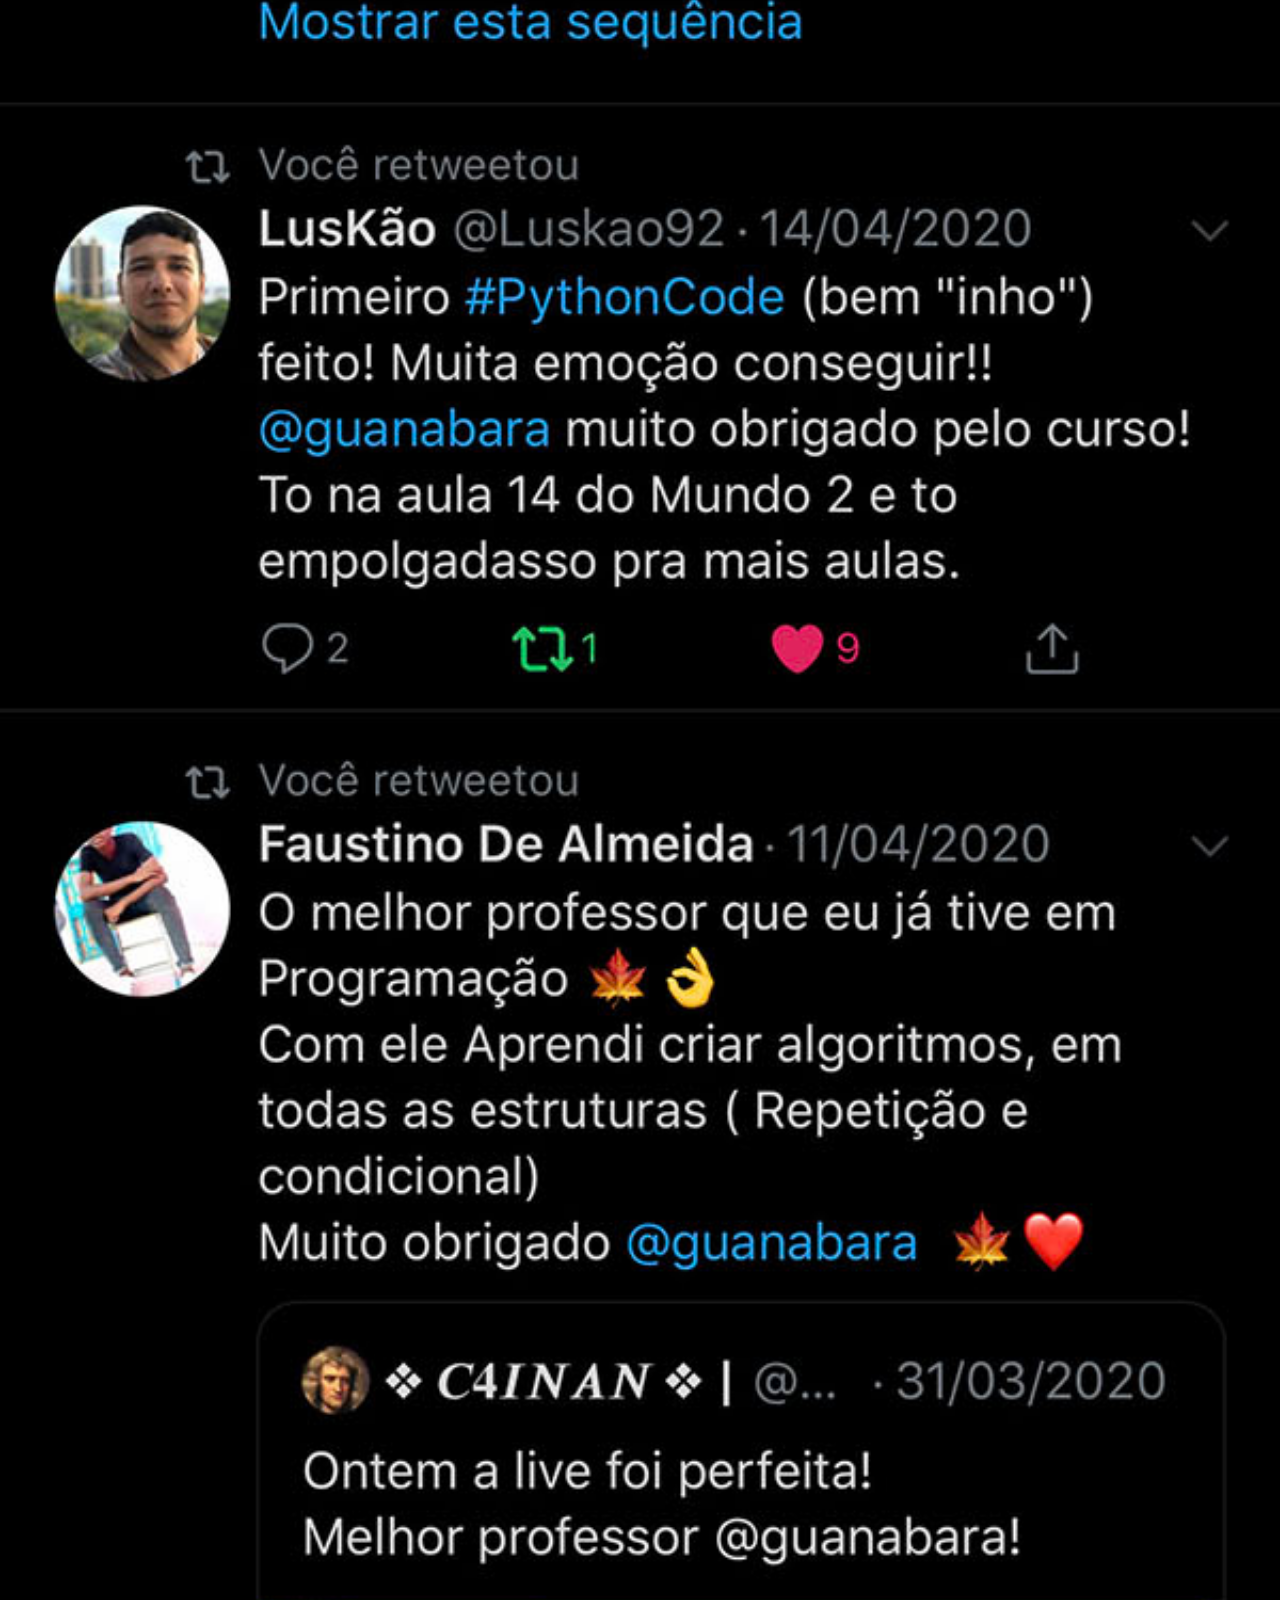
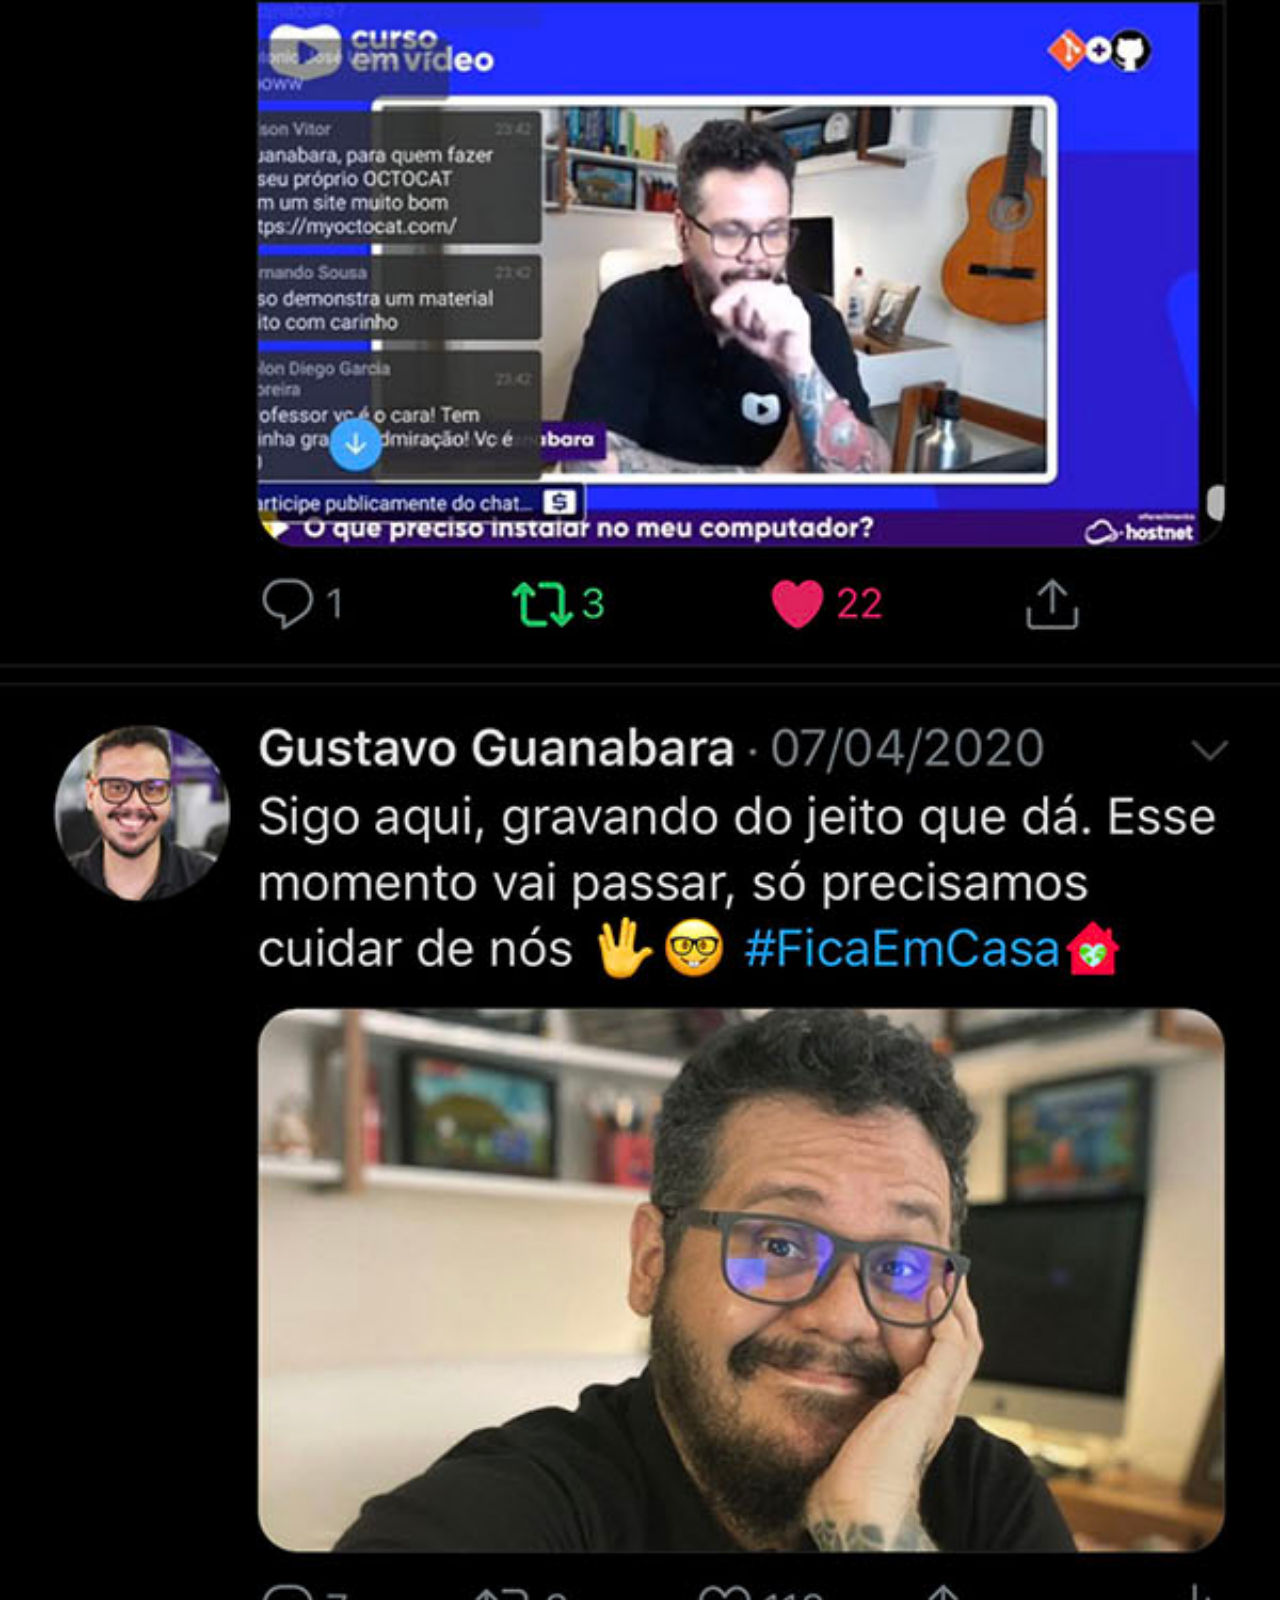
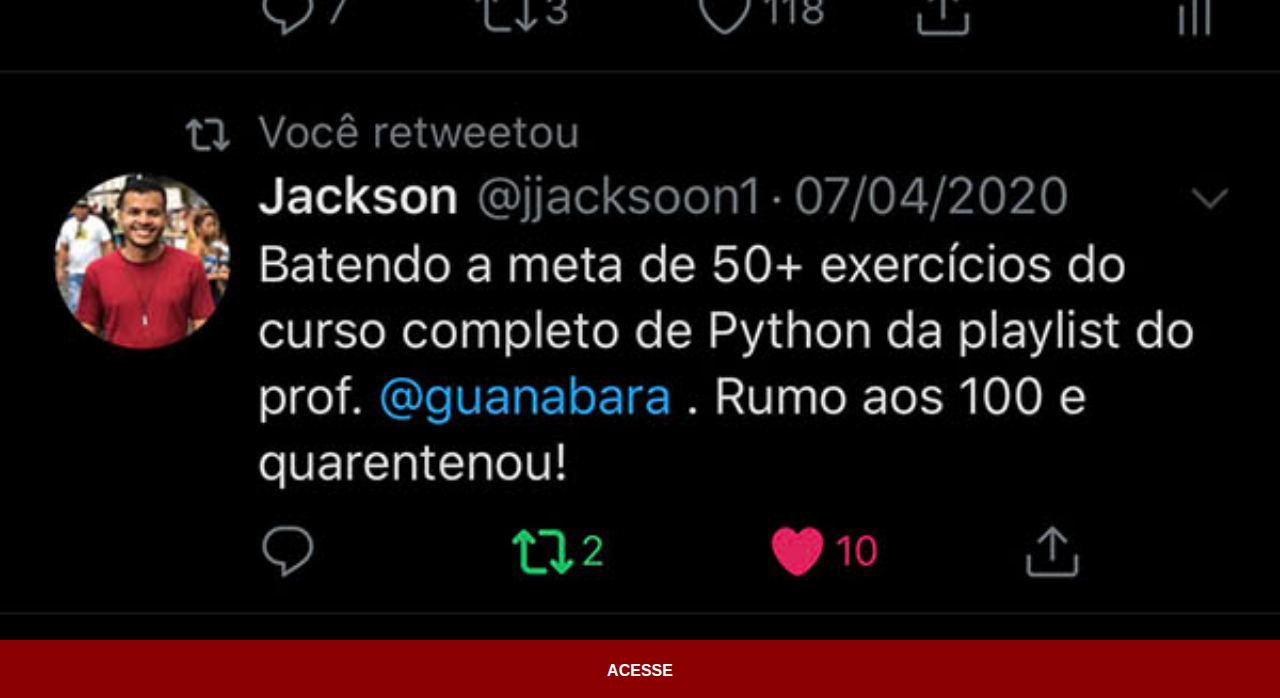
<file: twitter.html>
<!DOCTYPE html>
<html lang="pt-br">
<head>
    <meta charset="UTF-8">
    <meta name="viewport" content="width=device-width, initial-scale=1.0">
    <title>Twitter</title>
    <link rel="stylesheet" href="estilos/social.css">
</head>
<body>
    <img src="imagens/tela-twitter.jpg" alt="Twitter">
    <a href="https://twitter.com/guanabara" target="_blank">ACESSE</a>
    
</body>
</html>
</file>
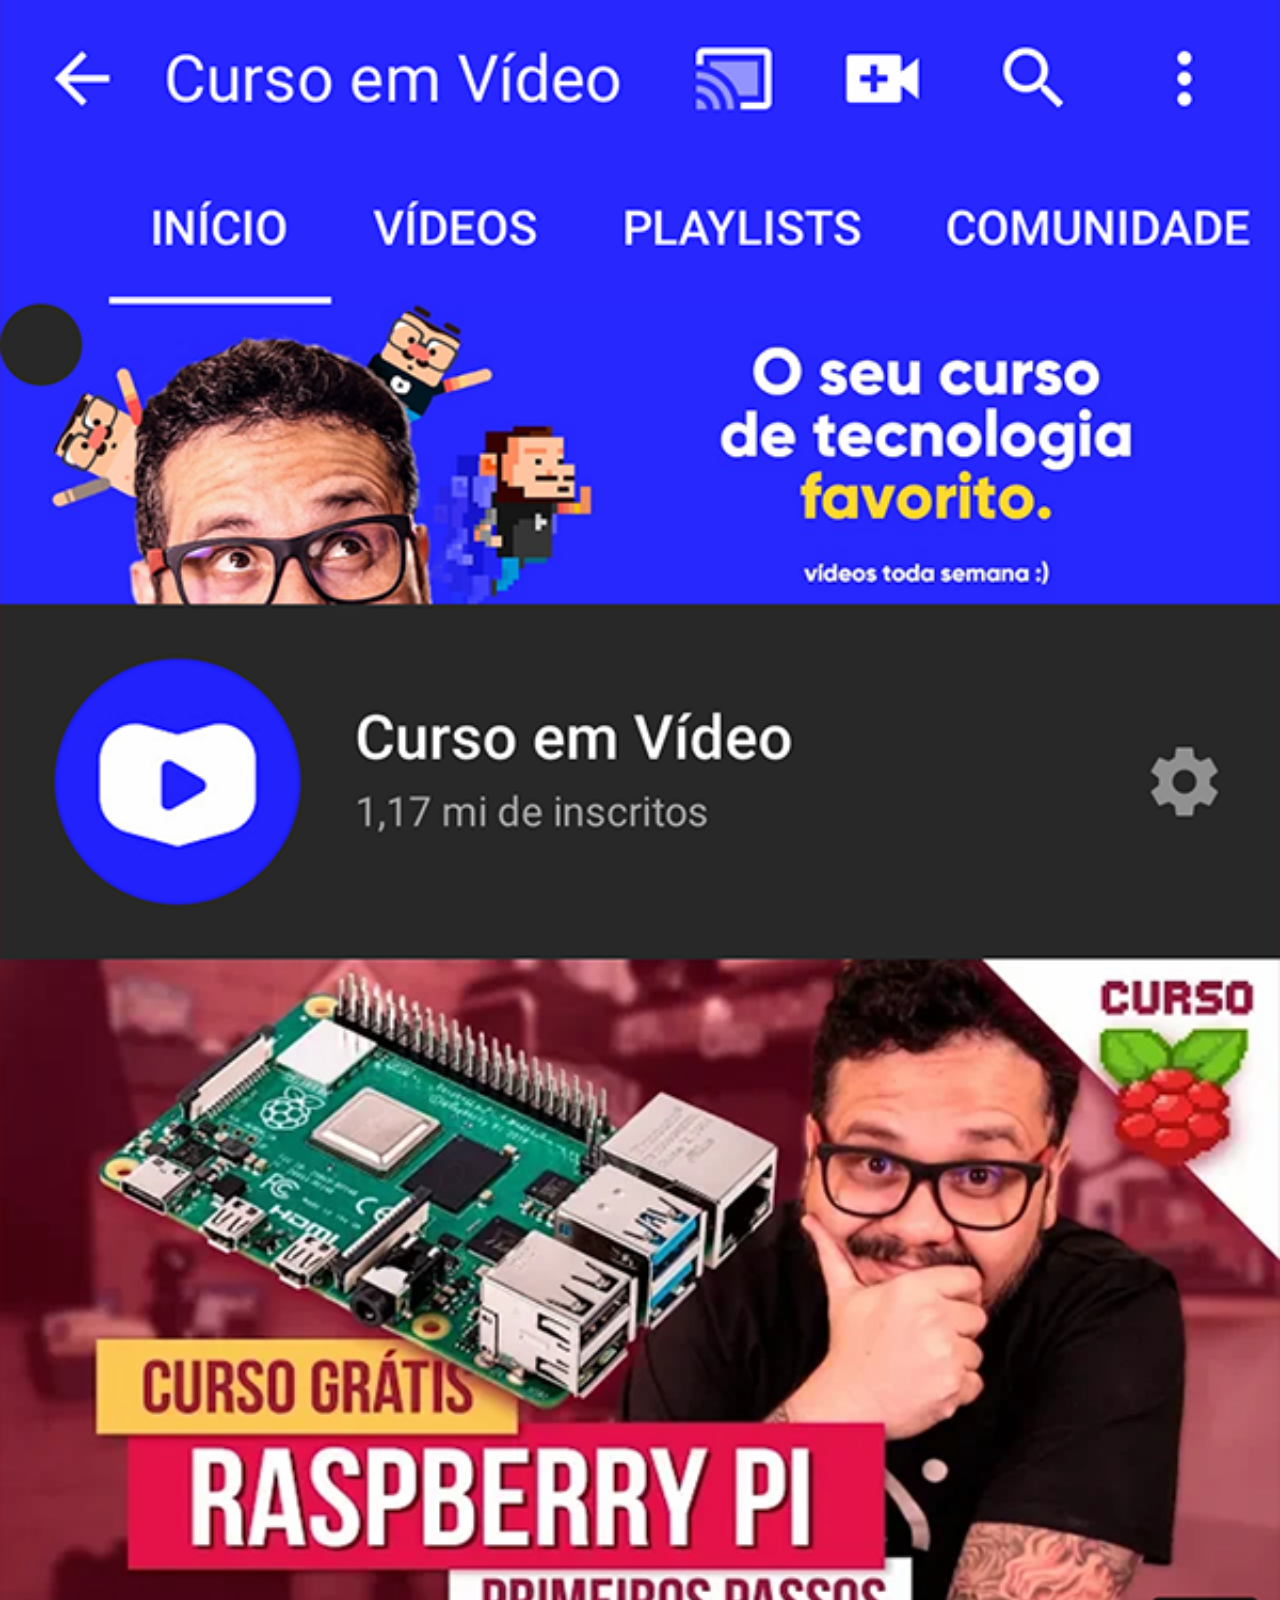
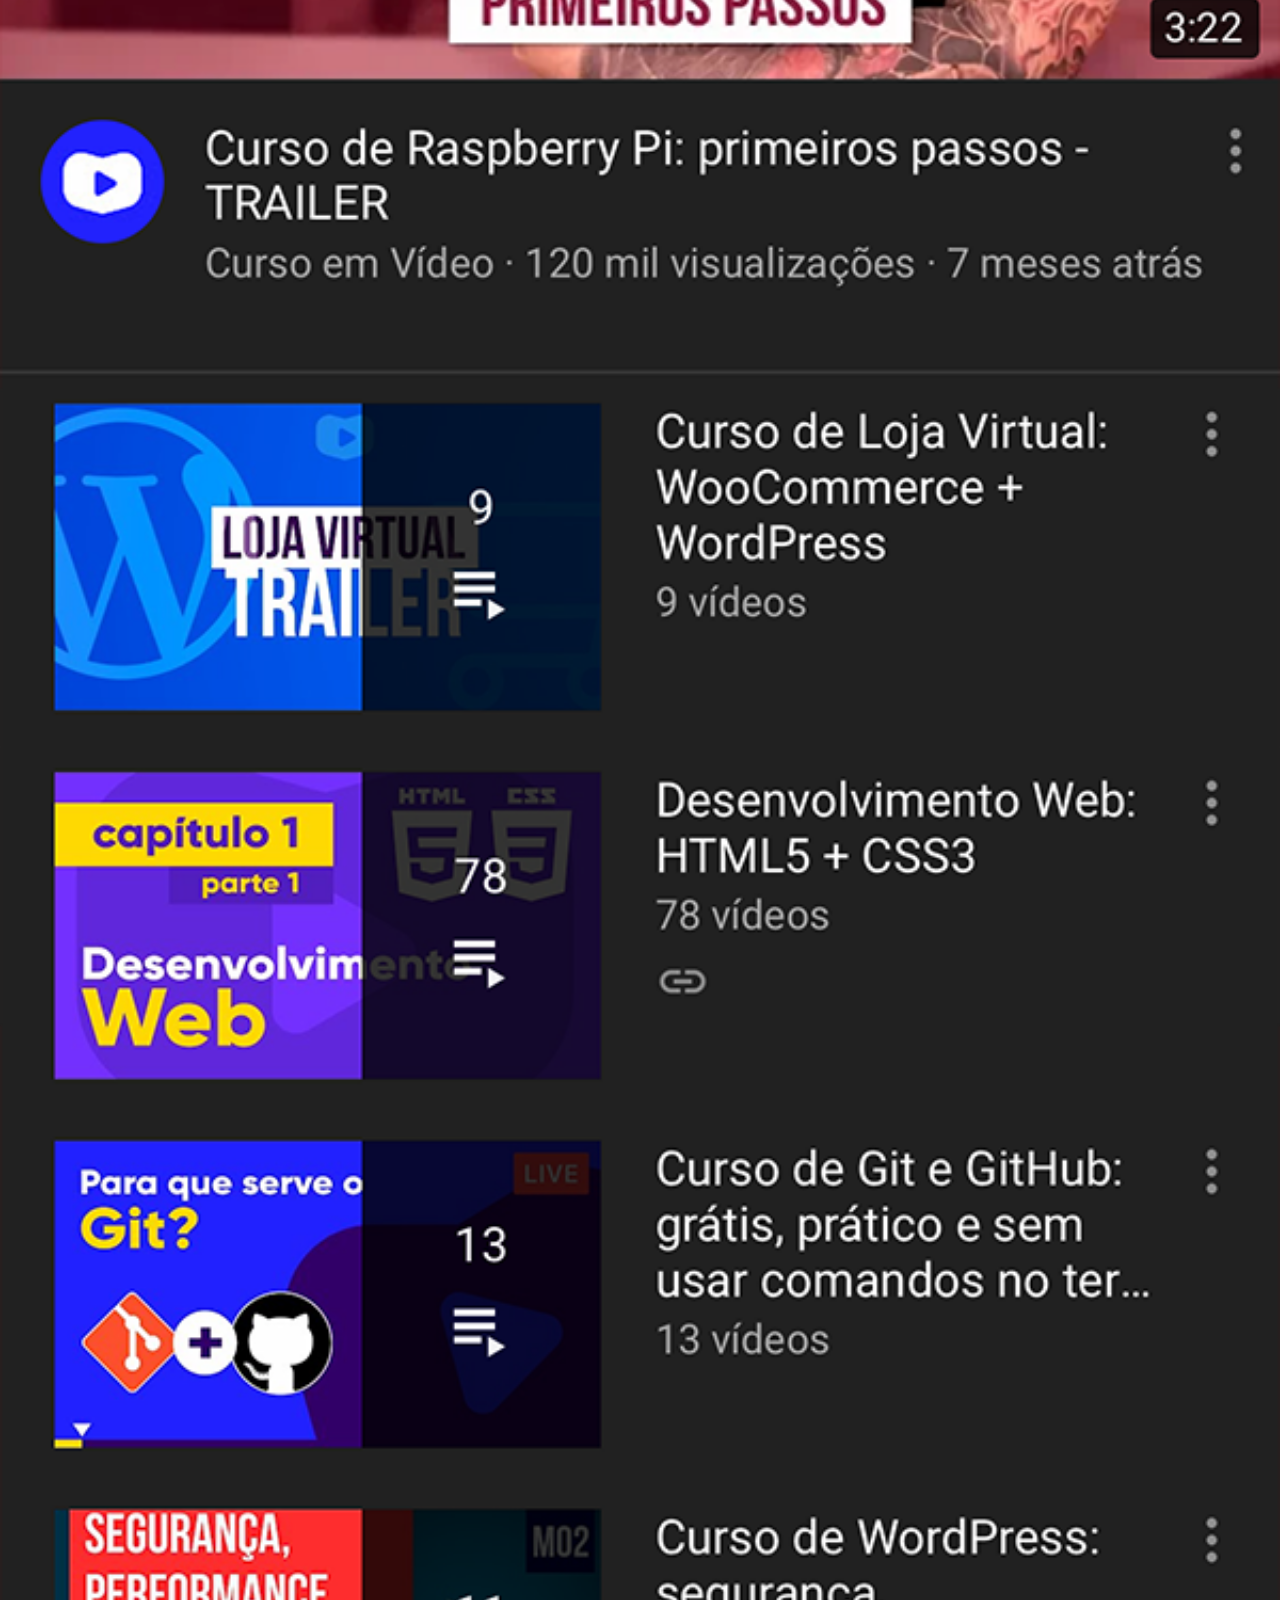
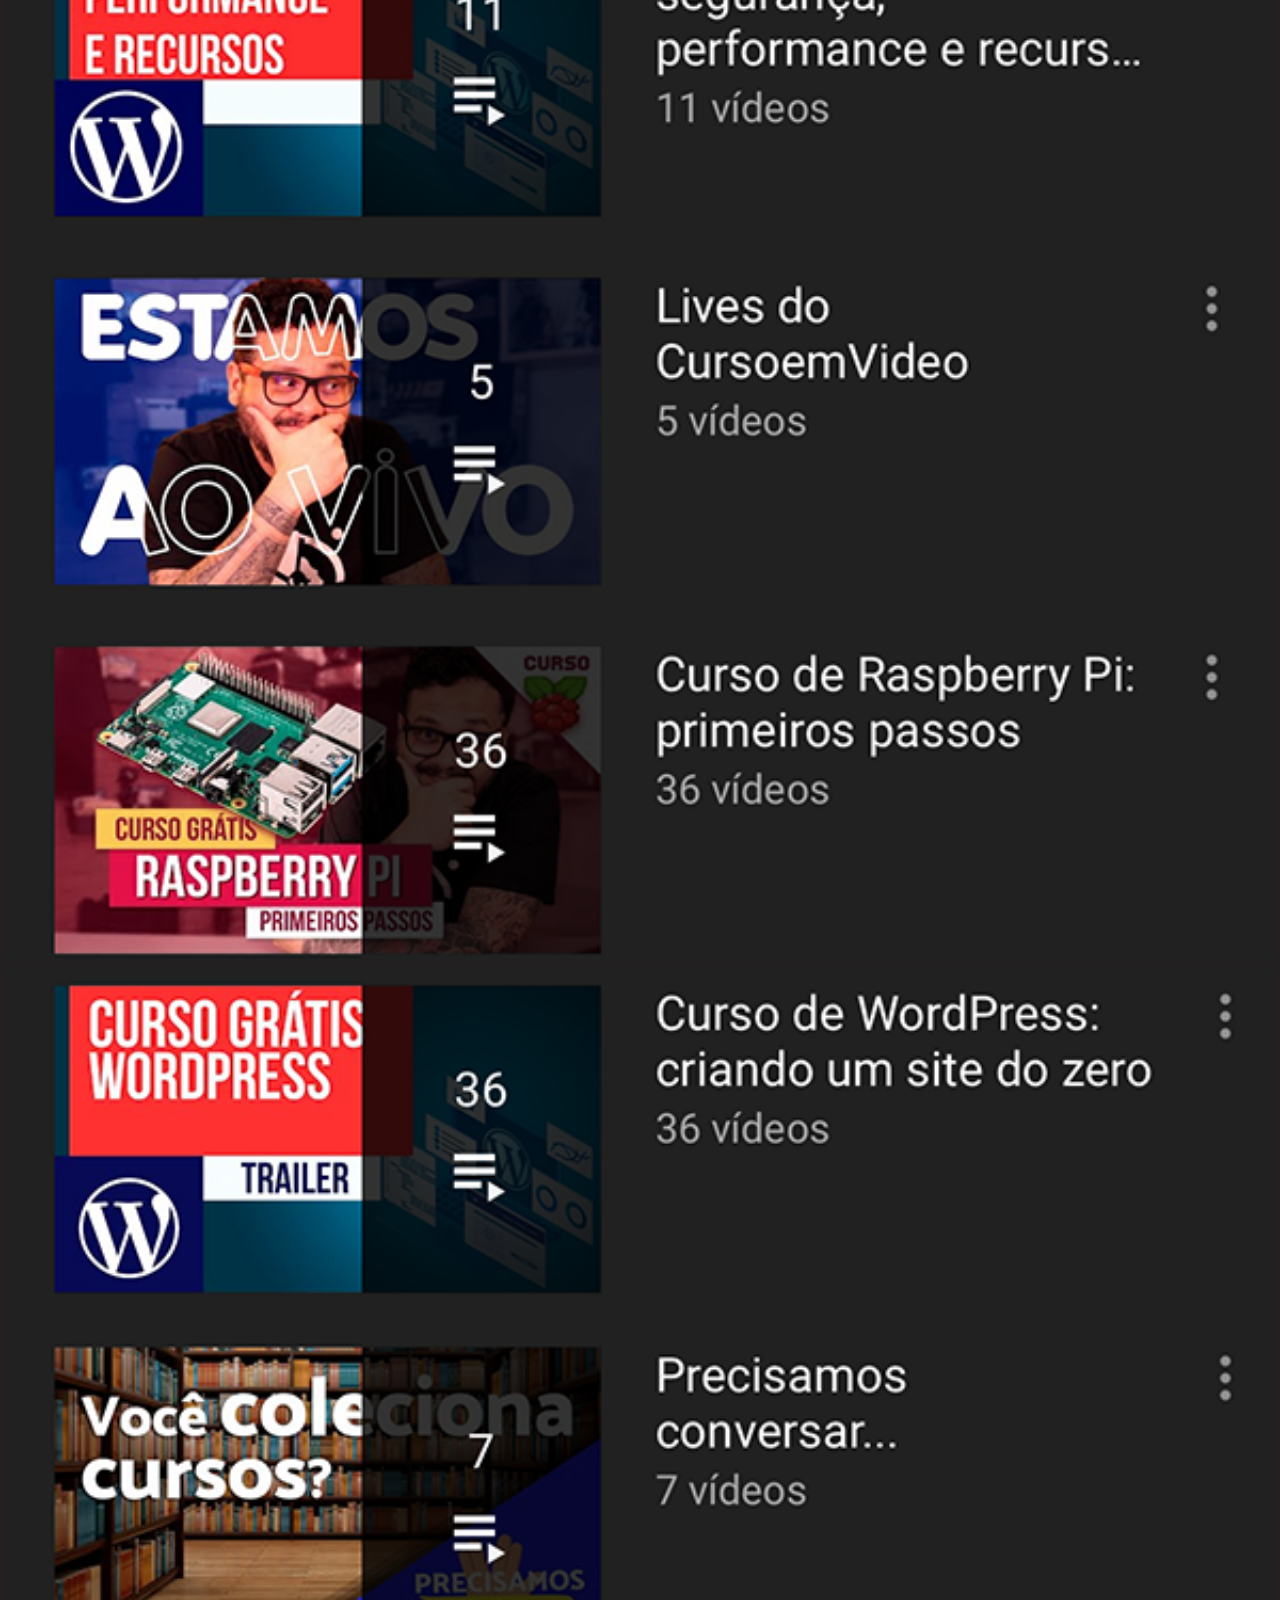
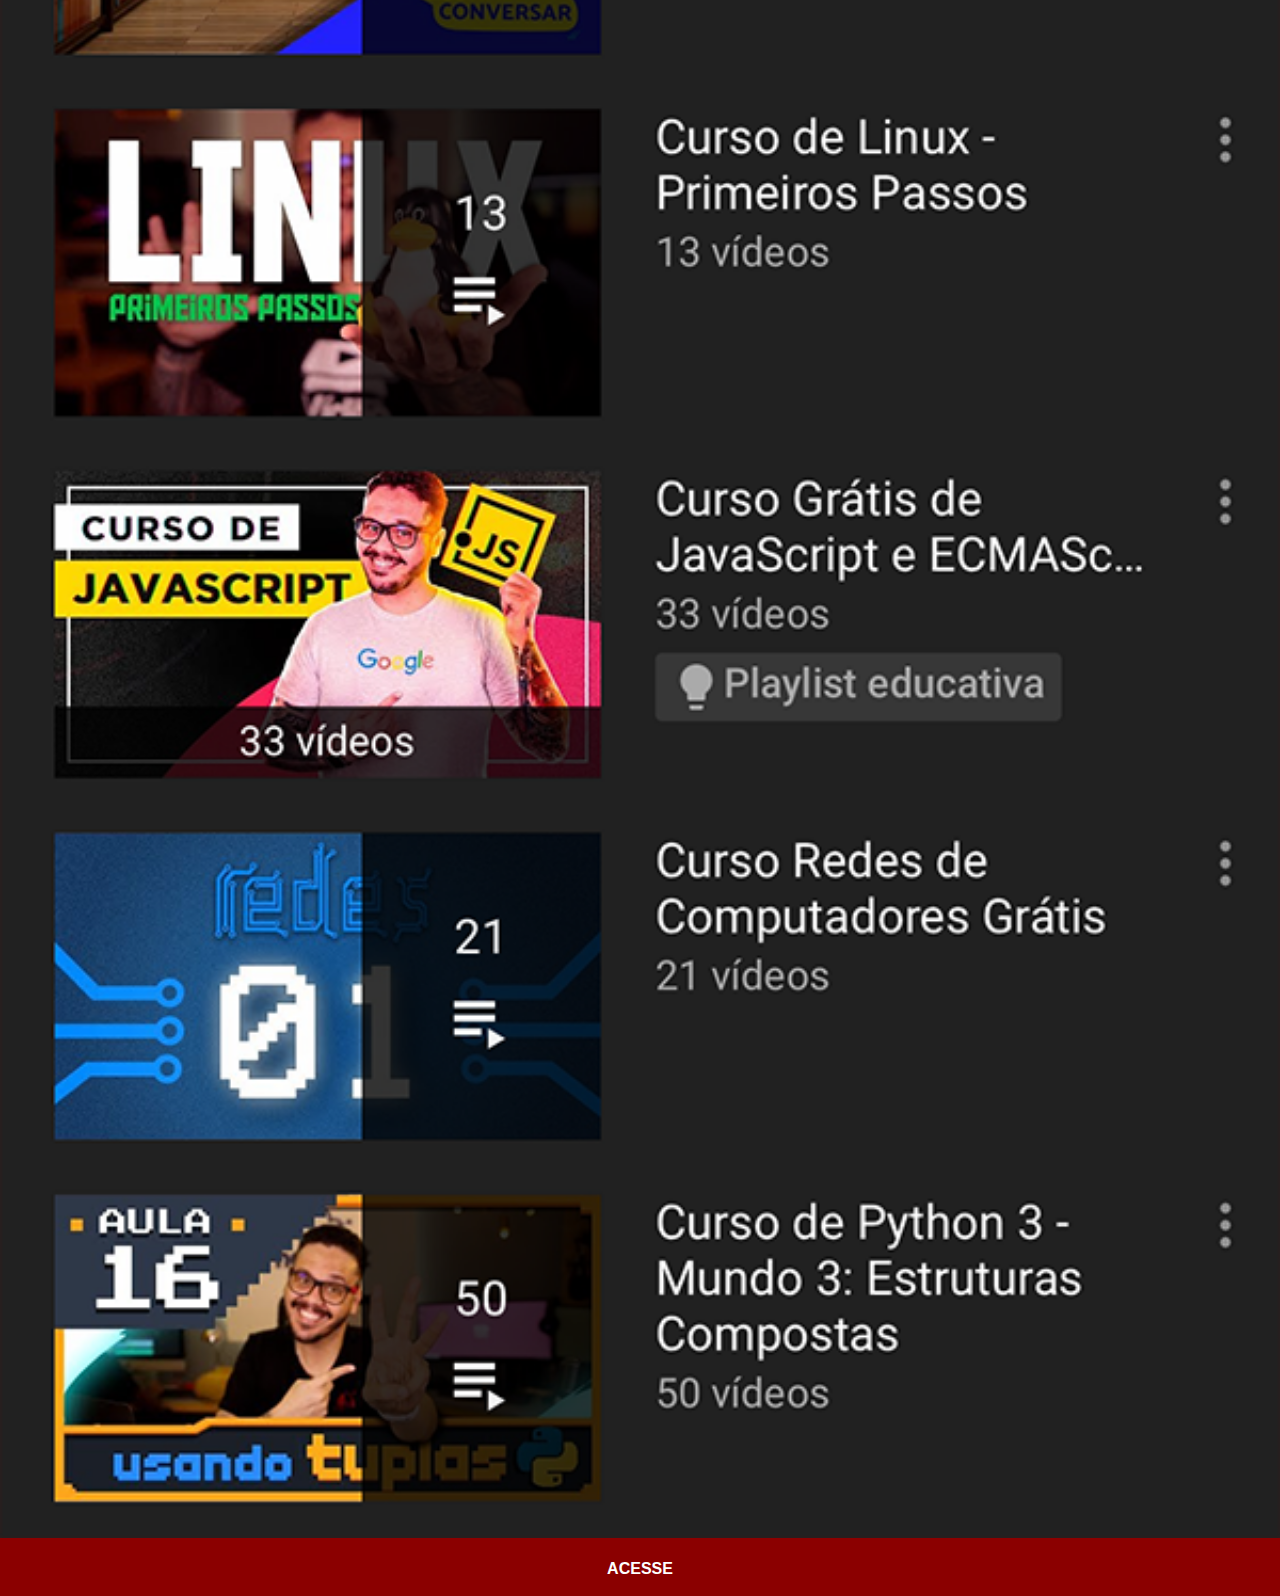
<file: youtube.html>
<!DOCTYPE html>
<html lang="pt-br">
<head>
    <meta charset="UTF-8">
    <meta name="viewport" content="width=device-width, initial-scale=1.0">
    <title>Youtube</title>
    <link rel="stylesheet" href="estilos/social.css">
</head>
<body>
    <img src="imagens/tela-youtube.png" alt="">
    <a href="https://www.youtube.com/@CursoemVideo" target="_blank">ACESSE</a>
</body>
</html>
</file>
<file: estilos/social.css>
@charset "UTF-8";

* {
    margin: 0;
    padding: 0;
    font-family: Arial, Helvetica, sans-serif;
}

::-webkit-scrollbar {
    width: 0px;
    height: 0px;
}

body {
    background-color: darkred;
}

img {
    width: 100vw;
}

a {
    display: block;
    background-color: darkred;
    padding: 18px;
    text-align: center;
    font-weight: bolder;
    text-decoration: none;
    color: white;
}

a:hover {
    background-color: red;
}
</file>
<file: estilos/style.css>
@charset "UTF-8";

* {
    margin: 0;
    padding: 0;
    font-family: Arial, Helvetica, sans-serif;
}

html, body {
    height: 100vh;
    width: 100vw;
    background-color: rgb(0, 0, 0);
}

body {
    background: url('../imagens/fundo-madeira.jpg') no-repeat top center;
    background-size: cover;
    background-attachment: fixed;
}

main {
    height: 100vh;
    position: relative;
}

section#telefone {
    height: 627px;
    width: 311px;
    position: absolute;
    top: 50%;
    left: 50%;
    transform: translate(-50%, -50%);
    background: url('../imagens/frame-iphone.png') no-repeat;
}

iframe#tela {
    position: relative;
    top: 80px;
    left: 22px;
    width: 267px;
    height: 471px;
}

section#redes-sociais {
    text-align: right;
}

section#redes-sociais img {
    width: 50px;
    margin: 10px;
    border-radius: 50%;
    box-shadow: 2px 2px 5px rgba(0, 0, 0, 0.541);
    box-sizing: border-box;
}

section#redes-sociais img:hover {
    border: 2px solid rgba(255, 255, 255, 0.493); 
    transform: translate(-3px, -3px);
    box-shadow: 5px 5px 10px rgba(0, 0, 0, 0.655);
    transition: transform .3s;
}
</file>
